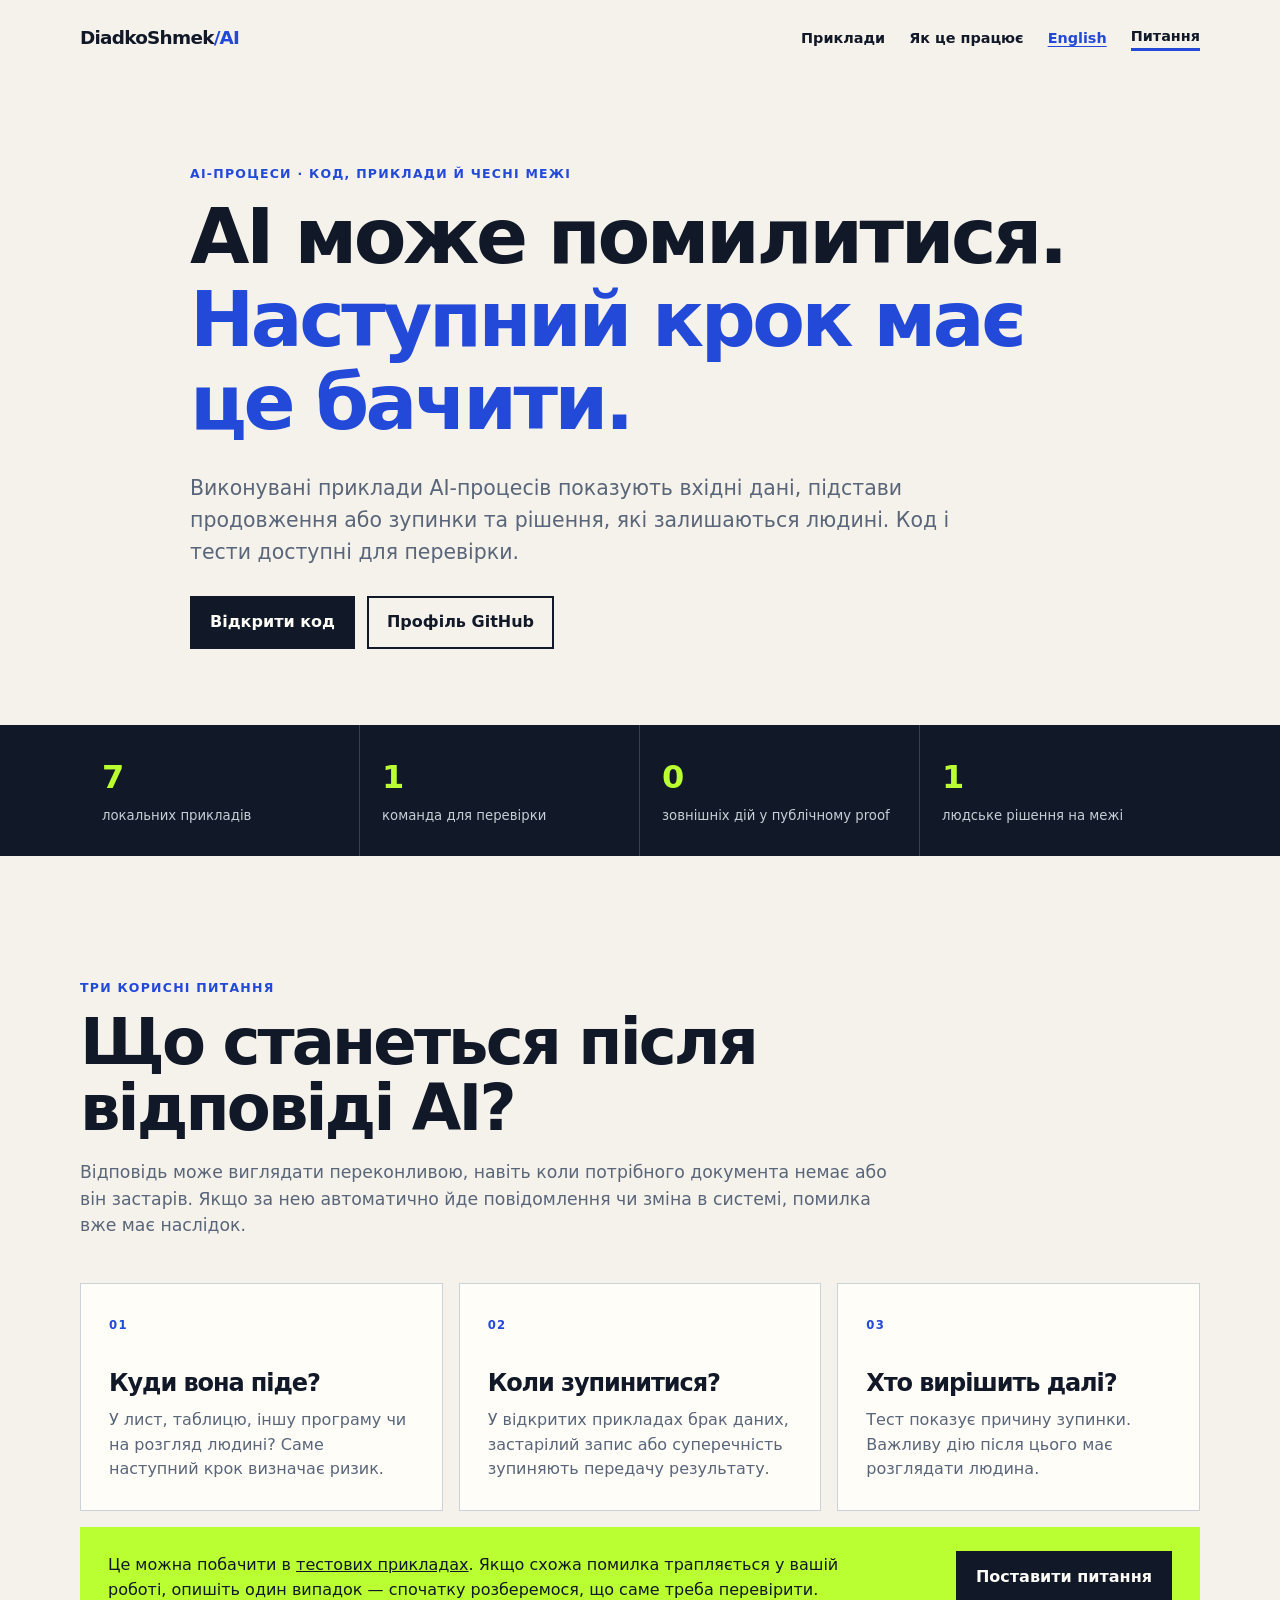
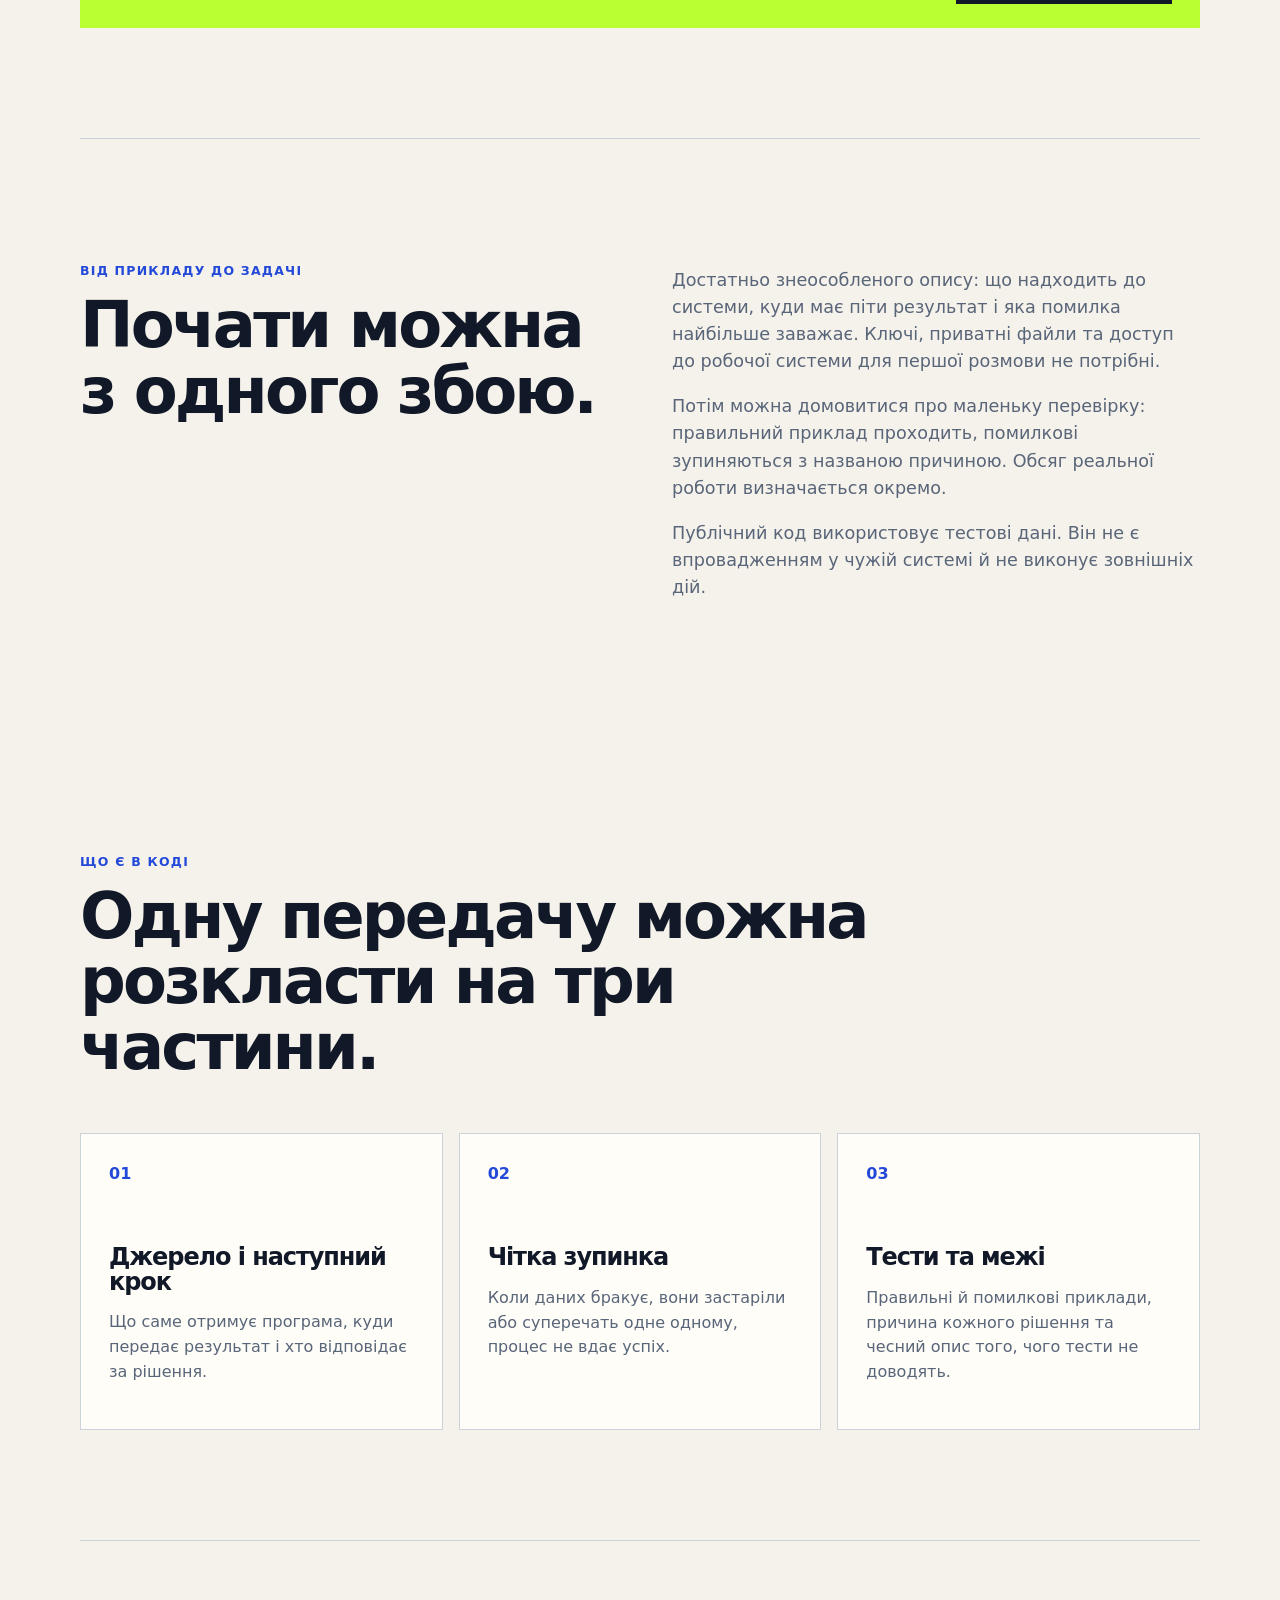
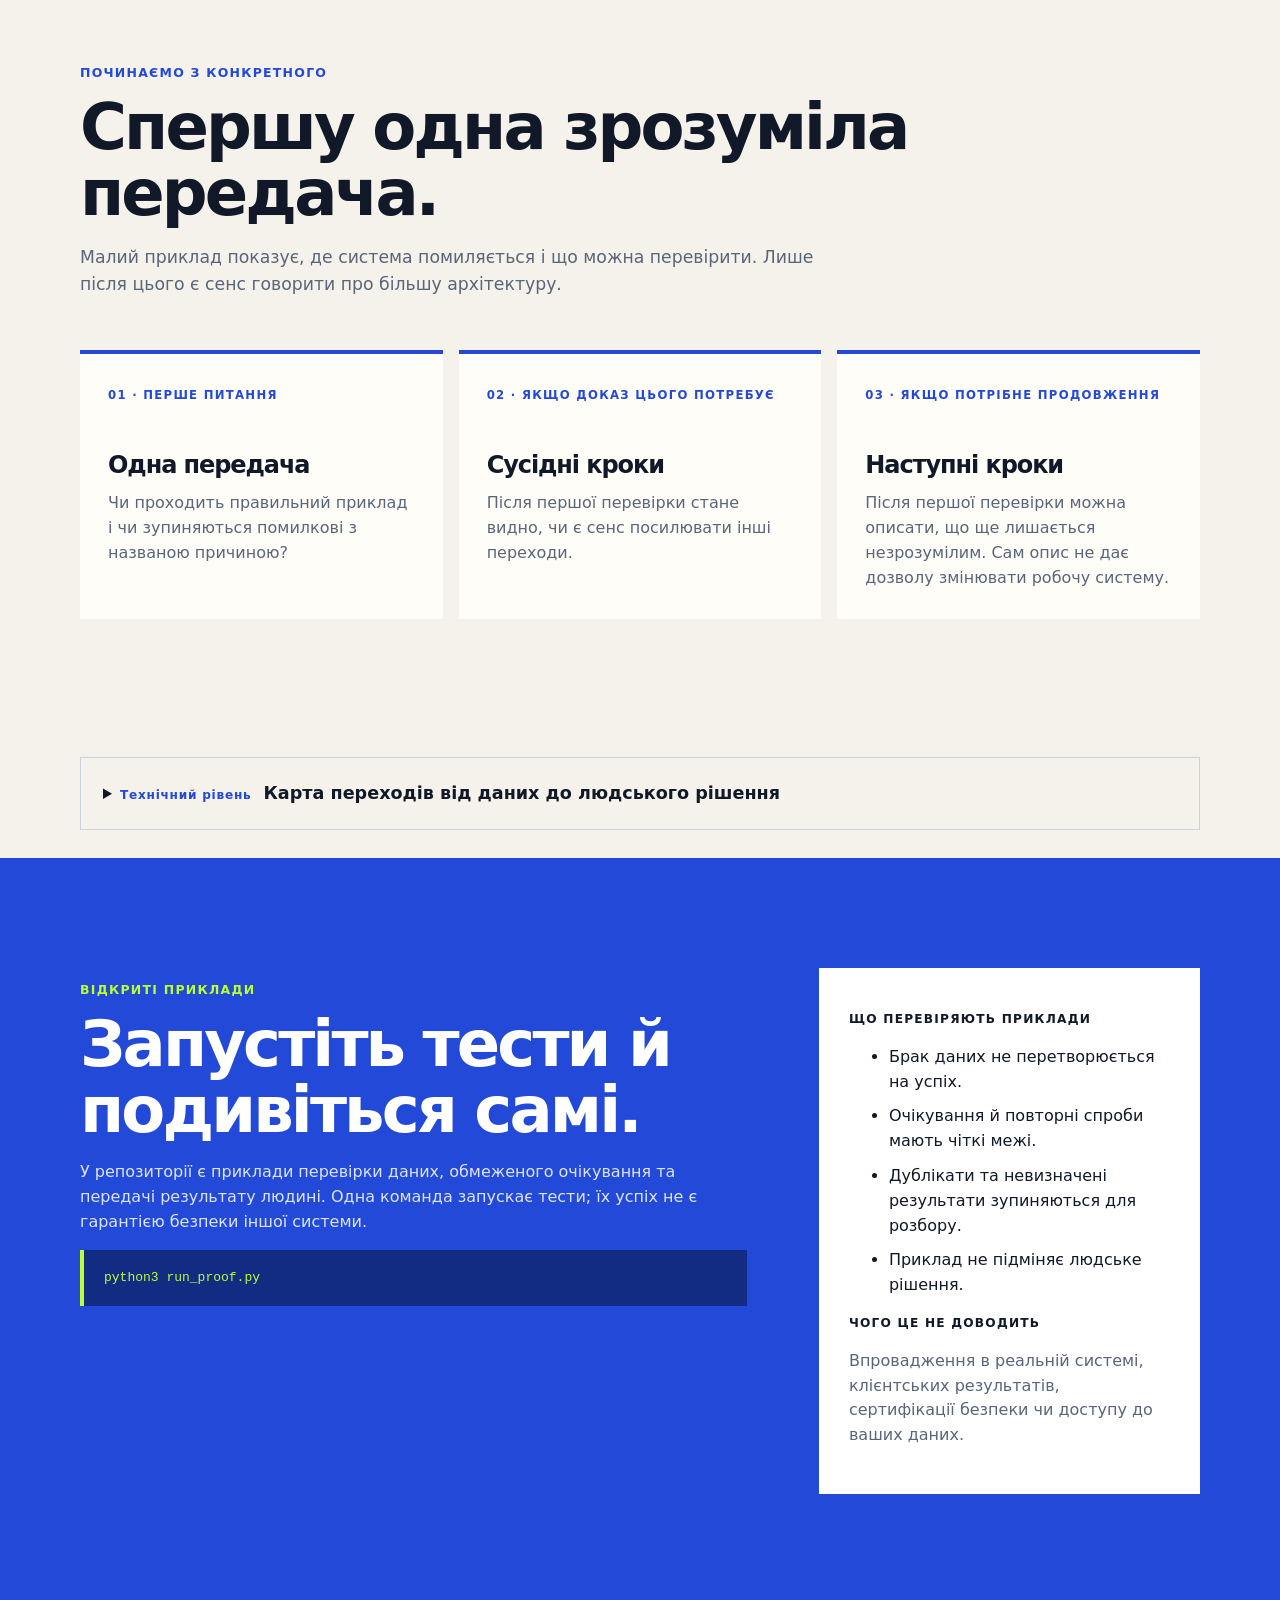
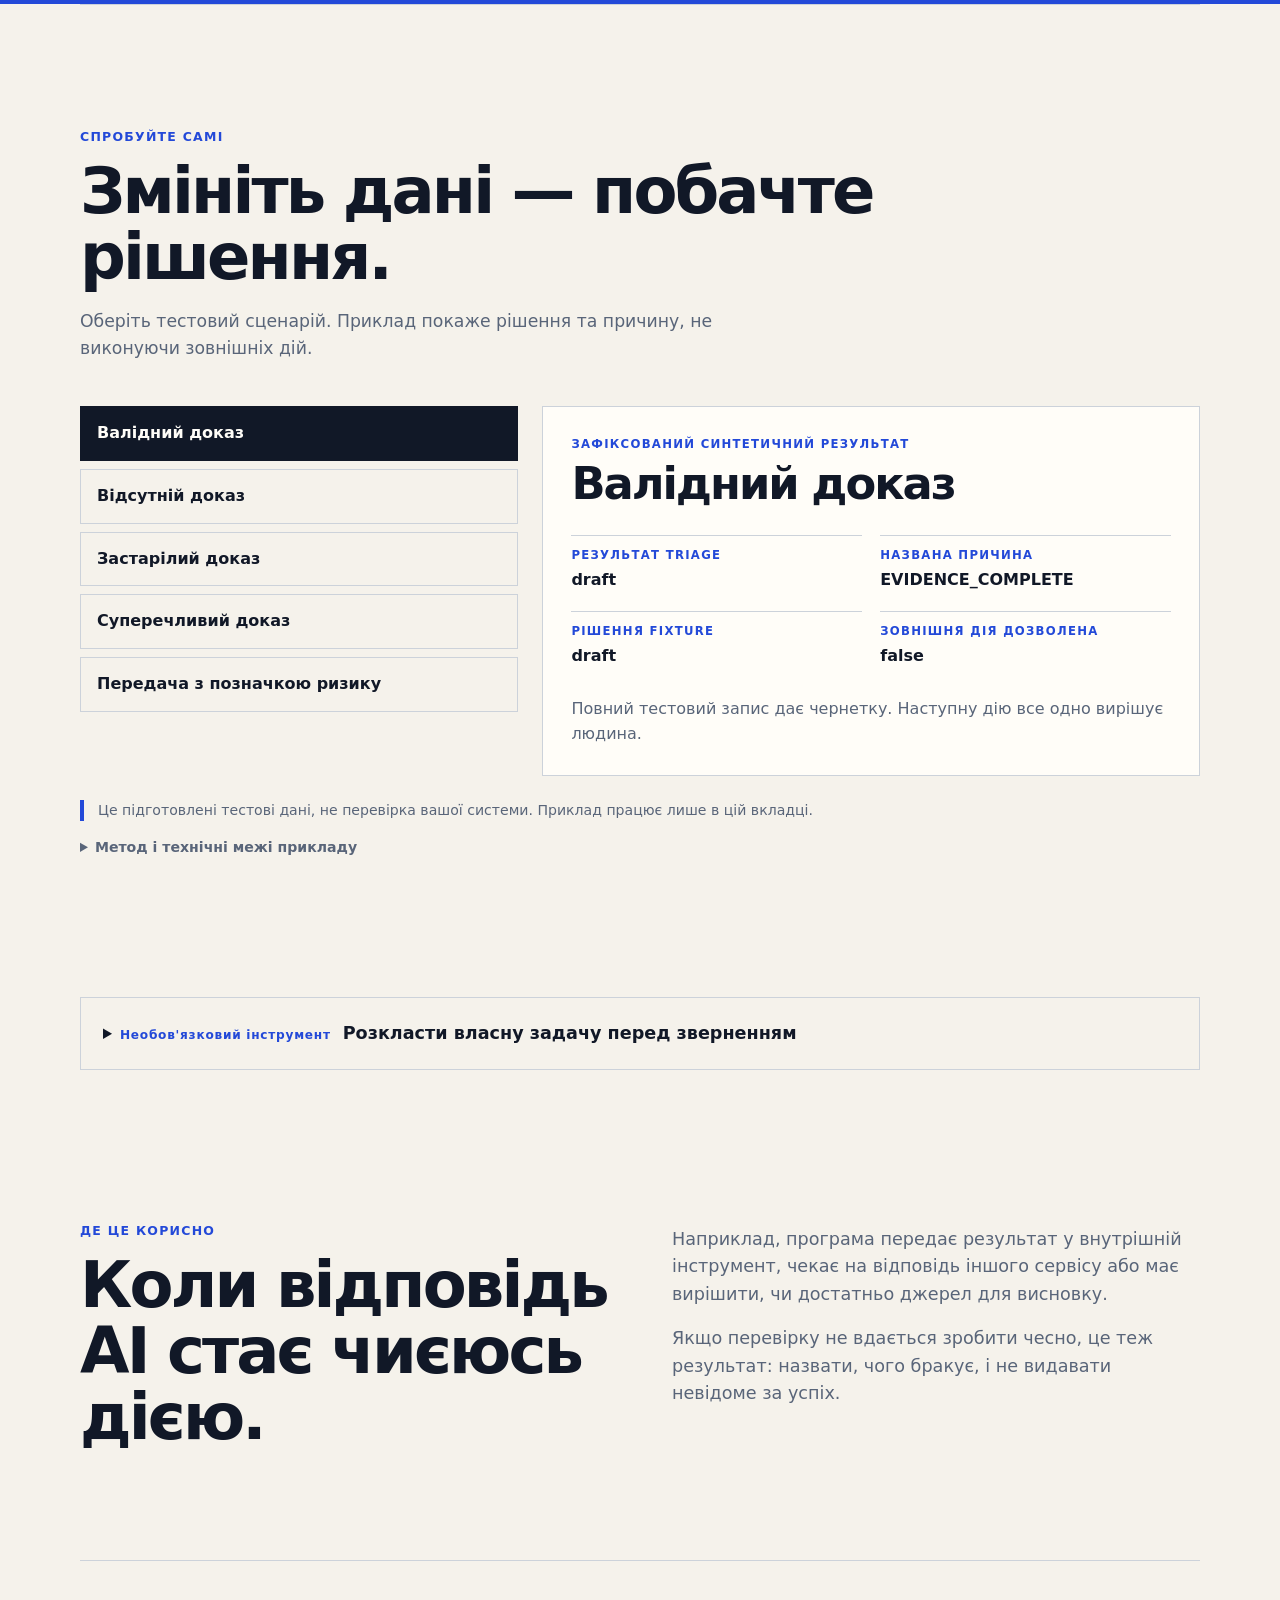
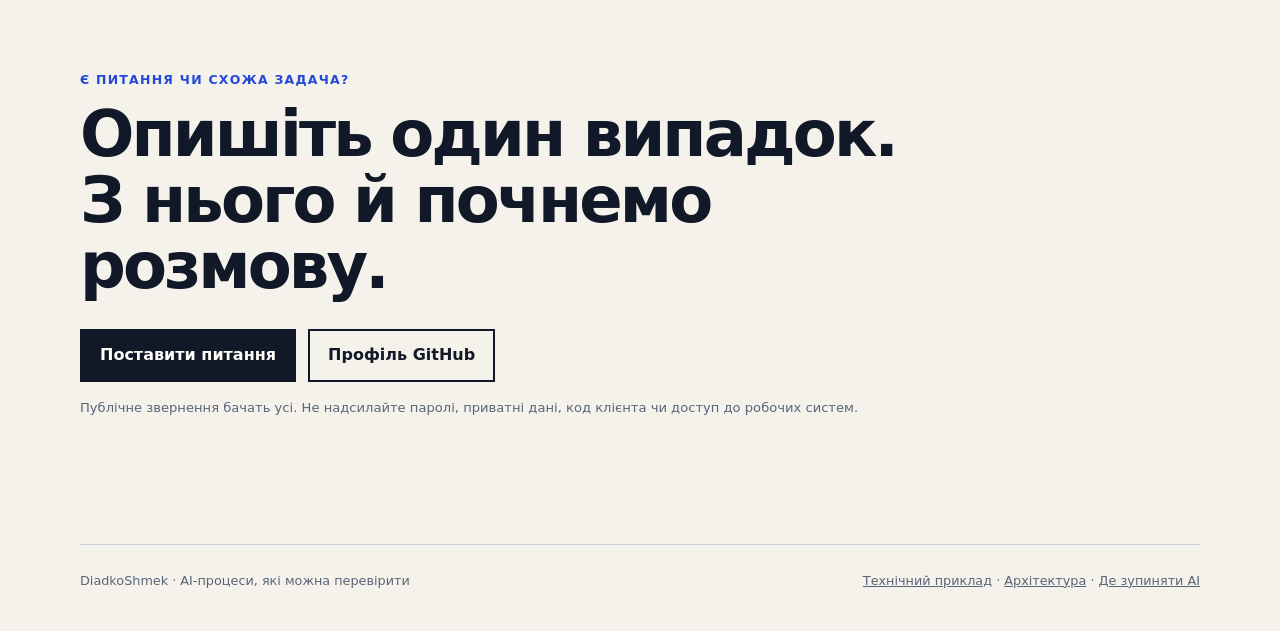
<file: docs/index.html>
<!doctype html>
<html lang="uk">
<head>
  <meta charset="utf-8">
  <meta name="viewport" content="width=device-width, initial-scale=1">
  <meta name="description" content="Відкриті приклади AI-процесів, які зупиняються на неповних даних і залишають важливе рішення людині.">
  <title>AI-процеси, які можна перевірити — DiadkoShmek</title>
  <link rel="canonical" href="https://diadkoshmek.github.io/evidence-gated-agent-workflows/">
  <link rel="alternate" hreflang="uk" href="https://diadkoshmek.github.io/evidence-gated-agent-workflows/">
  <link rel="alternate" hreflang="en" href="https://diadkoshmek.github.io/evidence-gated-agent-workflows/en.html">
  <link rel="alternate" hreflang="x-default" href="https://diadkoshmek.github.io/evidence-gated-agent-workflows/en.html">
  <meta property="og:type" content="website">
  <meta property="og:site_name" content="DiadkoShmek · нотатки про AI-процеси">
  <meta property="og:title" content="AI-процеси, які можна перевірити — DiadkoShmek">
  <meta property="og:description" content="Відкриті приклади AI-процесів, які зупиняються на неповних даних і залишають важливе рішення людині.">
  <meta property="og:url" content="https://diadkoshmek.github.io/evidence-gated-agent-workflows/">
  <meta name="twitter:card" content="summary">
  <meta name="twitter:title" content="AI-процеси, які можна перевірити — DiadkoShmek">
  <meta name="twitter:description" content="Відкриті приклади AI-процесів, які зупиняються на неповних даних і залишають важливе рішення людині.">
  <script type="application/ld+json">{"@context":"https://schema.org","@type":"WebPage","name":"AI-процеси, які можна перевірити","description":"Відкриті приклади AI-процесів, які зупиняються на неповних даних і залишають важливе рішення людині.","url":"https://diadkoshmek.github.io/evidence-gated-agent-workflows/","inLanguage":"uk","author":{"@type":"Person","name":"DiadkoShmek"}}</script>
  <link rel="stylesheet" href="styles.css">
  <script src="proof-experience.js" defer></script>
  <script src="intake-experience.js" defer></script>
  <script src="operating-core-experience.js" defer></script>
</head>
<body>
  <header class="nav shell">
    <a class="mark" href="#top" aria-label="На початок">DiadkoShmek<span>/AI</span></a>
    <nav aria-label="Основна навігація">
      <a href="#proof">Приклади</a>
      <a href="architecture.html">Як це працює</a>
      <a class="language-link" href="en.html" lang="en">English</a>
      <a class="nav-cta" href="https://github.com/DiadkoShmek/evidence-gated-agent-workflows/issues/new?template=client-inquiry.yml">Питання</a>
    </nav>
  </header>

  <main id="top">
    <section class="hero shell">
      <p class="eyebrow">AI-процеси · код, приклади й чесні межі</p>
      <h1>AI може помилитися.<br><em>Наступний крок має це бачити.</em></h1>
      <p class="lede">Виконувані приклади AI-процесів показують вхідні дані, підстави продовження або зупинки та рішення, які залишаються людині. Код і тести доступні для перевірки.</p>
      <div class="actions">
        <a class="button primary" href="https://github.com/DiadkoShmek/evidence-gated-agent-workflows">Відкрити код</a>
        <a class="button secondary" href="https://github.com/DiadkoShmek">Профіль GitHub</a>
      </div>
    </section>

    <section class="signal">
      <div class="shell signal-grid">
        <div><strong>7</strong><span>локальних прикладів</span></div>
        <div><strong>1</strong><span>команда для перевірки</span></div>
        <div><strong>0</strong><span>зовнішніх дій у публічному proof</span></div>
        <div><strong>1</strong><span>людське рішення на межі</span></div>
      </div>
    </section>

    <section class="section shell decision-section" aria-labelledby="decision-title">
      <div class="decision-heading">
        <p class="eyebrow">Три корисні питання</p>
        <h2 id="decision-title">Що станеться після відповіді AI?</h2>
        <p>Відповідь може виглядати переконливою, навіть коли потрібного документа немає або він застарів. Якщо за нею автоматично йде повідомлення чи зміна в системі, помилка вже має наслідок.</p>
      </div>
      <div class="decision-grid">
        <article><span>01</span><h3>Куди вона піде?</h3><p>У лист, таблицю, іншу програму чи на розгляд людині? Саме наступний крок визначає ризик.</p></article>
        <article><span>02</span><h3>Коли зупинитися?</h3><p>У відкритих прикладах брак даних, застарілий запис або суперечність зупиняють передачу результату.</p></article>
        <article><span>03</span><h3>Хто вирішить далі?</h3><p>Тест показує причину зупинки. Важливу дію після цього має розглядати людина.</p></article>
      </div>
      <div class="decision-offer">
        <p>Це можна побачити в <a href="#proof">тестових прикладах</a>. Якщо схожа помилка трапляється у вашій роботі, опишіть один випадок — спочатку розберемося, що саме треба перевірити.</p>
        <a class="button primary" href="https://github.com/DiadkoShmek/evidence-gated-agent-workflows/issues/new?template=client-inquiry.yml">Поставити питання</a>
      </div>
    </section>

    <section class="section shell fit">
      <div><p class="eyebrow">Від прикладу до задачі</p><h2>Почати можна з одного збою.</h2></div>
      <div class="fit-copy">
        <p>Достатньо знеособленого опису: що надходить до системи, куди має піти результат і яка помилка найбільше заважає. Ключі, приватні файли та доступ до робочої системи для першої розмови не потрібні.</p>
        <p>Потім можна домовитися про маленьку перевірку: правильний приклад проходить, помилкові зупиняються з названою причиною. Обсяг реальної роботи визначається окремо.</p>
        <p>Публічний код використовує тестові дані. Він не є впровадженням у чужій системі й не виконує зовнішніх дій.</p>
      </div>
    </section>

    <section id="deliverables" class="section shell">
      <p class="eyebrow">Що є в коді</p><h2>Одну передачу можна розкласти на три частини.</h2>
      <div class="cards">
        <article><span>01</span><h3>Джерело і наступний крок</h3><p>Що саме отримує програма, куди передає результат і хто відповідає за рішення.</p></article>
        <article><span>02</span><h3>Чітка зупинка</h3><p>Коли даних бракує, вони застаріли або суперечать одне одному, процес не вдає успіх.</p></article>
        <article><span>03</span><h3>Тести та межі</h3><p>Правильні й помилкові приклади, причина кожного рішення та чесний опис того, чого тести не доводять.</p></article>
      </div>
    </section>

    <section class="section shell progression" aria-labelledby="progression-title">
      <div class="progression-heading"><p class="eyebrow">Починаємо з конкретного</p><h2 id="progression-title">Спершу одна зрозуміла передача.</h2><p>Малий приклад показує, де система помиляється і що можна перевірити. Лише після цього є сенс говорити про більшу архітектуру.</p></div>
      <ol class="progression-steps">
        <li><span>01 · перше питання</span><h3>Одна передача</h3><p>Чи проходить правильний приклад і чи зупиняються помилкові з названою причиною?</p></li>
        <li><span>02 · якщо доказ цього потребує</span><h3>Сусідні кроки</h3><p>Після першої перевірки стане видно, чи є сенс посилювати інші переходи.</p></li>
        <li><span>03 · якщо потрібне продовження</span><h3>Наступні кроки</h3><p>Після першої перевірки можна описати, що ще лишається незрозумілим. Сам опис не дає дозволу змінювати робочу систему.</p></li>
      </ol>
    </section>

    <details class="advanced-disclosure shell" data-reading-level="technical-map">
      <summary><span>Технічний рівень</span><strong>Карта переходів від даних до людського рішення</strong></summary>
    <section id="operating-core" class="section core-section" aria-labelledby="core-title">
      <div class="core-heading"><p class="eyebrow">Operating Core Map</p><h2 id="core-title">Подивіться, де рішення переходить до людини.</h2><p>Ця інтерактивна карта веде один приклад від входу до перевірки даних, обмеженої роботи й людського розгляду. Вона допомагає побачити ідею, але не є системою клієнта.</p></div>
      <div class="core-layout">
        <div class="core-controls" role="group" aria-label="Етапи operating core"><button class="core-control is-selected" type="button" data-core-stage="system-boundary" aria-pressed="true">01 · Межа системи</button><button class="core-control" type="button" data-core-stage="evidence-decision" aria-pressed="false">02 · Evidence decision</button><button class="core-control" type="button" data-core-stage="bounded-lifecycle" aria-pressed="false">03 · Bounded lifecycle</button><button class="core-control" type="button" data-core-stage="human-authority" aria-pressed="false">04 · Людська влада</button><button class="core-control" type="button" data-core-stage="receipt-handoff" aria-pressed="false">05 · Receipt / handoff</button></div>
        <article class="core-card" aria-live="polite" aria-atomic="true"><p class="trace-kicker">Зафіксована control-surface карта</p><h3 data-core-title>Межа системи</h3><dl class="core-details"><div><dt>Етап</dt><dd data-core-stage-id>system-boundary</dd></div><div><dt>Public reference</dt><dd data-core-reference>Typed source-to-target boundary</dd></div><div><dt>Для реального процесу</dt><dd data-core-buyer>Названі source, target, owner та schema</dd></div><div><dt>Не claimed</dt><dd data-core-limit>Немає доступу до client system чи production.</dd></div><div><dt>Authority</dt><dd data-core-authority>none</dd></div><div><dt>External action authorized</dt><dd data-core-external>false</dd></div><div><dt>Production</dt><dd data-core-production>false</dd></div><div><dt>Provider observed</dt><dd data-core-provider>false</dd></div></dl></article>
      </div>
      <p class="core-boundary">Browser-local інспекція зафіксованої карти, не runtime system, evidence, contract, deployment, provider observation чи permission. Вона не має network, storage, telemetry, clipboard, navigation, prefill або submit APIs.</p>
    </section>
    </details>

    <section id="proof" class="section proof-section">
      <div class="shell proof-grid">
        <div><p class="eyebrow">Відкриті приклади</p><h2>Запустіть тести й подивіться самі.</h2><p>У репозиторії є приклади перевірки даних, обмеженого очікування та передачі результату людині. Одна команда запускає тести; їх успіх не є гарантією безпеки іншої системи.</p><pre><code>python3 run_proof.py</code></pre></div>
        <aside><p class="aside-label">Що перевіряють приклади</p><ul><li>Брак даних не перетворюється на успіх.</li><li>Очікування й повторні спроби мають чіткі межі.</li><li>Дублікати та невизначені результати зупиняються для розбору.</li><li>Приклад не підміняє людське рішення.</li></ul><p class="aside-label">Чого це не доводить</p><p>Впровадження в реальній системі, клієнтських результатів, сертифікації безпеки чи доступу до ваших даних.</p></aside>
      </div>
    </section>

    <section id="failure-traces" class="section shell trace-section" aria-labelledby="trace-title" data-signature-moment="evidence-switch">
      <div class="trace-heading"><p class="eyebrow">Спробуйте самі</p><h2 id="trace-title">Змініть дані — побачте рішення.</h2><p>Оберіть тестовий сценарій. Приклад покаже рішення та причину, не виконуючи зовнішніх дій.</p></div>
      <div class="trace-layout">
        <div class="trace-controls" role="group" aria-label="Синтетичні сценарії failure trace">
          <button class="trace-control is-selected" type="button" data-trace-scenario="clean" aria-pressed="true">Валідний доказ</button>
          <button class="trace-control" type="button" data-trace-scenario="missing" aria-pressed="false">Відсутній доказ</button>
          <button class="trace-control" type="button" data-trace-scenario="stale" aria-pressed="false">Застарілий доказ</button>
          <button class="trace-control" type="button" data-trace-scenario="conflict" aria-pressed="false">Суперечливий доказ</button>
          <button class="trace-control" type="button" data-trace-scenario="risk" aria-pressed="false">Передача з позначкою ризику</button>
        </div>
        <article class="trace-card" aria-live="polite" aria-atomic="true"><p class="trace-kicker">Зафіксований синтетичний результат</p><h3 data-trace-title>Валідний доказ</h3><dl class="trace-details"><div><dt>Результат triage</dt><dd data-trace-outcome>draft</dd></div><div><dt>Названа причина</dt><dd data-trace-reason>EVIDENCE_COMPLETE</dd></div><div><dt>Рішення fixture</dt><dd data-trace-decision>draft</dd></div><div><dt>Зовнішня дія дозволена</dt><dd data-trace-authorized>false</dd></div></dl><p class="trace-explanation" data-trace-explanation>Повний синтетичний доказ може дати draft; будь-яку наступну дію все одно вирішує людина.</p></article>
      </div>
      <p class="trace-boundary">Це підготовлені тестові дані, не перевірка вашої системи. Приклад працює лише в цій вкладці.</p>
      <details class="trace-method"><summary>Метод і технічні межі прикладу</summary><p class="trace-boundary">Ілюстративне browser-local відтворення окремих зафіксованих <code>evidence-gate</code> fixtures. Поточний source explorer не має network, storage або telemetry APIs. Це не Python equivalence, EGOH parity, production safety, certification, client validity чи external authorization.</p></details>
    </section>

    <details class="advanced-disclosure shell" data-reading-level="planning-tool">
      <summary><span>Необов'язковий інструмент</span><strong>Розкласти власну задачу перед зверненням</strong></summary>
    <section id="intake" class="section intake-section" aria-labelledby="intake-title">
      <div class="intake-heading"><p class="eyebrow">Локальний acceptance packet</p><h2 id="intake-title">Складіть вузький review-only draft перед public inquiry.</h2><p>Оберіть лише контрольовані значення. Builder створює browser-local planning draft, а не evidence, contract, award, payment чи дозвіл на зовнішню дію.</p></div>
      <div class="intake-layout">
        <div class="intake-choices" aria-label="Параметри acceptance packet">
          <fieldset><legend>1 · Тип передачі</legend><div class="choice-grid"><button class="intake-choice" type="button" data-intake-field="workflow" data-intake-value="agent-result-to-internal-tool" aria-pressed="false">Agent result → internal tool</button><button class="intake-choice" type="button" data-intake-field="workflow" data-intake-value="model-artifact-to-runtime" aria-pressed="false">Model artifact → runtime</button><button class="intake-choice" type="button" data-intake-field="workflow" data-intake-value="async-job-status" aria-pressed="false">Async job status</button><button class="intake-choice" type="button" data-intake-field="workflow" data-intake-value="data-receipt" aria-pressed="false">Data receipt</button></div></fieldset>
          <fieldset><legend>2 · Buyer-declared source category</legend><div class="choice-grid"><button class="intake-choice" type="button" data-intake-field="source" data-intake-value="buyer-declared-sanitized-sample-artifact" aria-pressed="false">Buyer-declared sanitized sample artifact</button><button class="intake-choice" type="button" data-intake-field="source" data-intake-value="source-interface-description-only" aria-pressed="false">Source interface description only</button></div></fieldset>
          <fieldset><legend>3 · Вузький target</legend><div class="choice-grid"><button class="intake-choice" type="button" data-intake-field="target" data-intake-value="one-internal-review-boundary" aria-pressed="false">One internal review boundary</button><button class="intake-choice" type="button" data-intake-field="target" data-intake-value="one-bounded-runtime-adapter" aria-pressed="false">One bounded runtime adapter</button></div></fieldset>
          <fieldset><legend>4 · Decision owner role</legend><div class="choice-grid"><button class="intake-choice" type="button" data-intake-field="decision_owner_role" data-intake-value="human-review-owner-to-be-named" aria-pressed="false">Human review owner — name during review</button><button class="intake-choice" type="button" data-intake-field="decision_owner_role" data-intake-value="team-operator-to-be-named" aria-pressed="false">Team operator — name during review</button></div></fieldset>
          <fieldset><legend>5 · Costly failure, який має fail closed</legend><div class="choice-grid"><button class="intake-choice" type="button" data-intake-field="costly_failure" data-intake-value="missing-evidence" aria-pressed="false">Missing evidence</button><button class="intake-choice" type="button" data-intake-field="costly_failure" data-intake-value="stale-evidence" aria-pressed="false">Stale evidence</button><button class="intake-choice" type="button" data-intake-field="costly_failure" data-intake-value="malformed-artifact" aria-pressed="false">Malformed artifact</button><button class="intake-choice" type="button" data-intake-field="costly_failure" data-intake-value="contradictory-evidence" aria-pressed="false">Contradictory evidence</button></div></fieldset>
          <fieldset><legend>6 · Що покаже результат?</legend><div class="choice-grid"><button class="intake-choice" type="button" data-intake-field="five_day_evidence" data-intake-value="valid-fixture-plus-hostile-fail-closed" aria-pressed="false">Правильний приклад проходить, помилкові зупиняються</button><button class="intake-choice" type="button" data-intake-field="five_day_evidence" data-intake-value="bounded-polling-terminal-state" aria-pressed="false">Очікування має чітку межу й завершення</button><button class="intake-choice" type="button" data-intake-field="five_day_evidence" data-intake-value="decision-trace-known-limits" aria-pressed="false">Видно причину рішення та його межі</button></div></fieldset>
          <fieldset><legend>7 · Test environment</legend><div class="choice-grid"><button class="intake-choice" type="button" data-intake-field="test_environment" data-intake-value="sanitized-example-only" aria-pressed="false">Sanitized example only</button><button class="intake-choice" type="button" data-intake-field="test_environment" data-intake-value="sanitized-test-environment" aria-pressed="false">Sanitized test environment</button><button class="intake-choice" type="button" data-intake-field="test_environment" data-intake-value="discovery-before-artifact" aria-pressed="false">Discovery before any artifact</button></div></fieldset>
          <fieldset><legend>8 · Межа людської дії</legend><div class="choice-grid"><button class="intake-choice" type="button" data-intake-field="human_action_boundary" data-intake-value="human-approval-required-before-any-next-action" aria-pressed="false">Human approval required before any next action</button><button class="intake-choice" type="button" data-intake-field="human_action_boundary" data-intake-value="manual-review-only" aria-pressed="false">Manual review only</button></div></fieldset>
          <fieldset><legend>9 · Public boundary declaration</legend><div class="choice-grid"><button class="intake-choice" type="button" data-intake-field="boundary_declaration" data-intake-value="buyer-declares-public-summary-only" aria-pressed="false">Buyer declares public summary only; full exclusions stay invariant</button></div></fieldset>
        </div>
        <article class="intake-card" aria-live="polite" aria-atomic="true"><p class="trace-kicker">Ваш browser-local output</p><h3>Review-only planning draft</h3><pre class="intake-packet" data-intake-packet>{
  "schema": "external-buyer-acceptance-packet-v1",
  "workflow": null,
  "source": null,
  "target": null,
  "decision_owner_role": null,
  "decision_owner_status": "must-be-named-during-human-review",
  "costly_failure": null,
  "measurable_five_day_evidence": null,
  "test_environment": null,
  "human_action_boundary": null,
  "boundary_declaration": null,
  "exclusions": "production-credentials-private-data-payment-account-changes-excluded",
  "output_status": "UNSENT · no buyer selections · local to this tab · not validated",
  "scope": "review-only",
  "draft_class": "unpopulated-planning-template",
  "completion_status": "incomplete",
  "authority": "none",
  "evidence": false,
  "contract": false,
  "award": false,
  "payment": false,
  "external_action": false,
  "external_action_authorized": false,
  "production": false,
  "production_activation": "excluded",
  "automatic_submit": false,
  "manual_route": "existing-github-issue-form"
}</pre><div class="issue-form-bridge" aria-label="Міст до public Issue Form"><p class="trace-kicker">Міст до canonical Issue Form</p><h4>Спершу локальна перевірка, потім ручний public summary.</h4><pre data-issue-form-bridge>{
  "state": "held-incomplete-local-draft",
  "authority": "none",
  "external_action_authorized": false
}</pre></div><button class="button reset" type="button" data-intake-reset>Повернути перший packet</button><p>Коли всі controlled values обрані, bridge покаже engineering scaffold і buyer-declared acquisition-source choice canonical Issue Form. Перечитайте кожен public summary вручну: він не вводиться, не копіюється й не подається цією сторінкою. Потім вручну відкрийте існуючу англомовну public GitHub Issue Form. Public form не може перевірити відсутність private data.</p><a class="button secondary" href="https://github.com/DiadkoShmek/evidence-gated-agent-workflows/issues/new?template=client-inquiry.yml">Вручну відкрити існуючу англомовну public GitHub Issue Form</a></article>
      </div>
      <p class="intake-boundary">Не вводьте тут і не додавайте до public issue secrets, credentials, private code, customer/personal data, private URLs або production access details. Поточний builder має контрольовані поля, не має network, storage, telemetry чи automatic-submit APIs.</p>
    </section>
    </details>

    <section class="section shell fit"><div><p class="eyebrow">Де це корисно</p><h2>Коли відповідь AI стає чиєюсь дією.</h2></div><div class="fit-copy"><p>Наприклад, програма передає результат у внутрішній інструмент, чекає на відповідь іншого сервісу або має вирішити, чи достатньо джерел для висновку.</p><p>Якщо перевірку не вдається зробити чесно, це теж результат: назвати, чого бракує, і не видавати невідоме за успіх.</p></div></section>
    <section class="closing shell"><p class="eyebrow">Є питання чи схожа задача?</p><h2>Опишіть один випадок. З нього й почнемо розмову.</h2><div class="actions"><a class="button primary" href="https://github.com/DiadkoShmek/evidence-gated-agent-workflows/issues/new?template=client-inquiry.yml">Поставити питання</a><a class="button secondary" href="https://github.com/DiadkoShmek">Профіль GitHub</a></div><p class="micro">Публічне звернення бачать усі. Не надсилайте паролі, приватні дані, код клієнта чи доступ до робочих систем.</p></section>
  </main>
  <footer class="shell"><span>DiadkoShmek · AI-процеси, які можна перевірити</span><span><a href="case-study.html">Технічний приклад</a> · <a href="architecture.html">Архітектура</a> · <a href="ai-systems-sprint.html">Де зупиняти AI</a></span></footer>
</body>
</html>
</file>
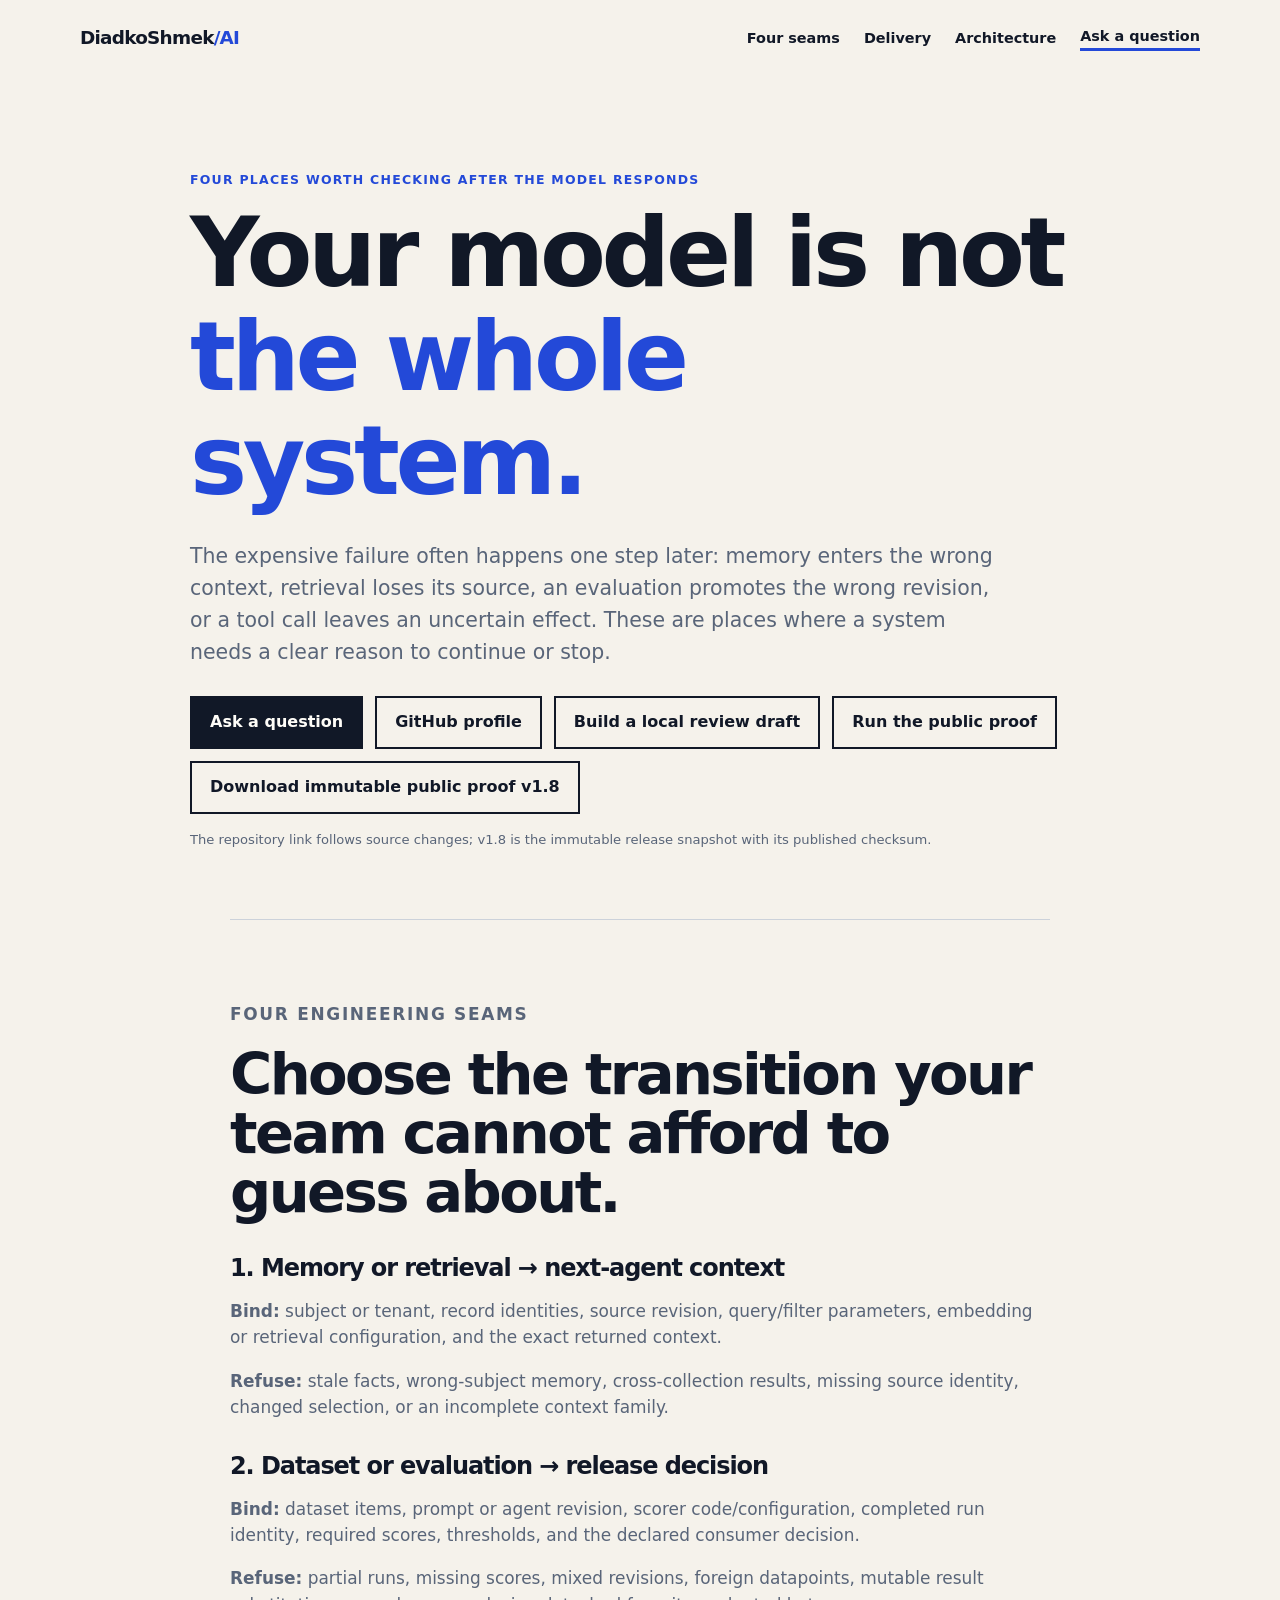
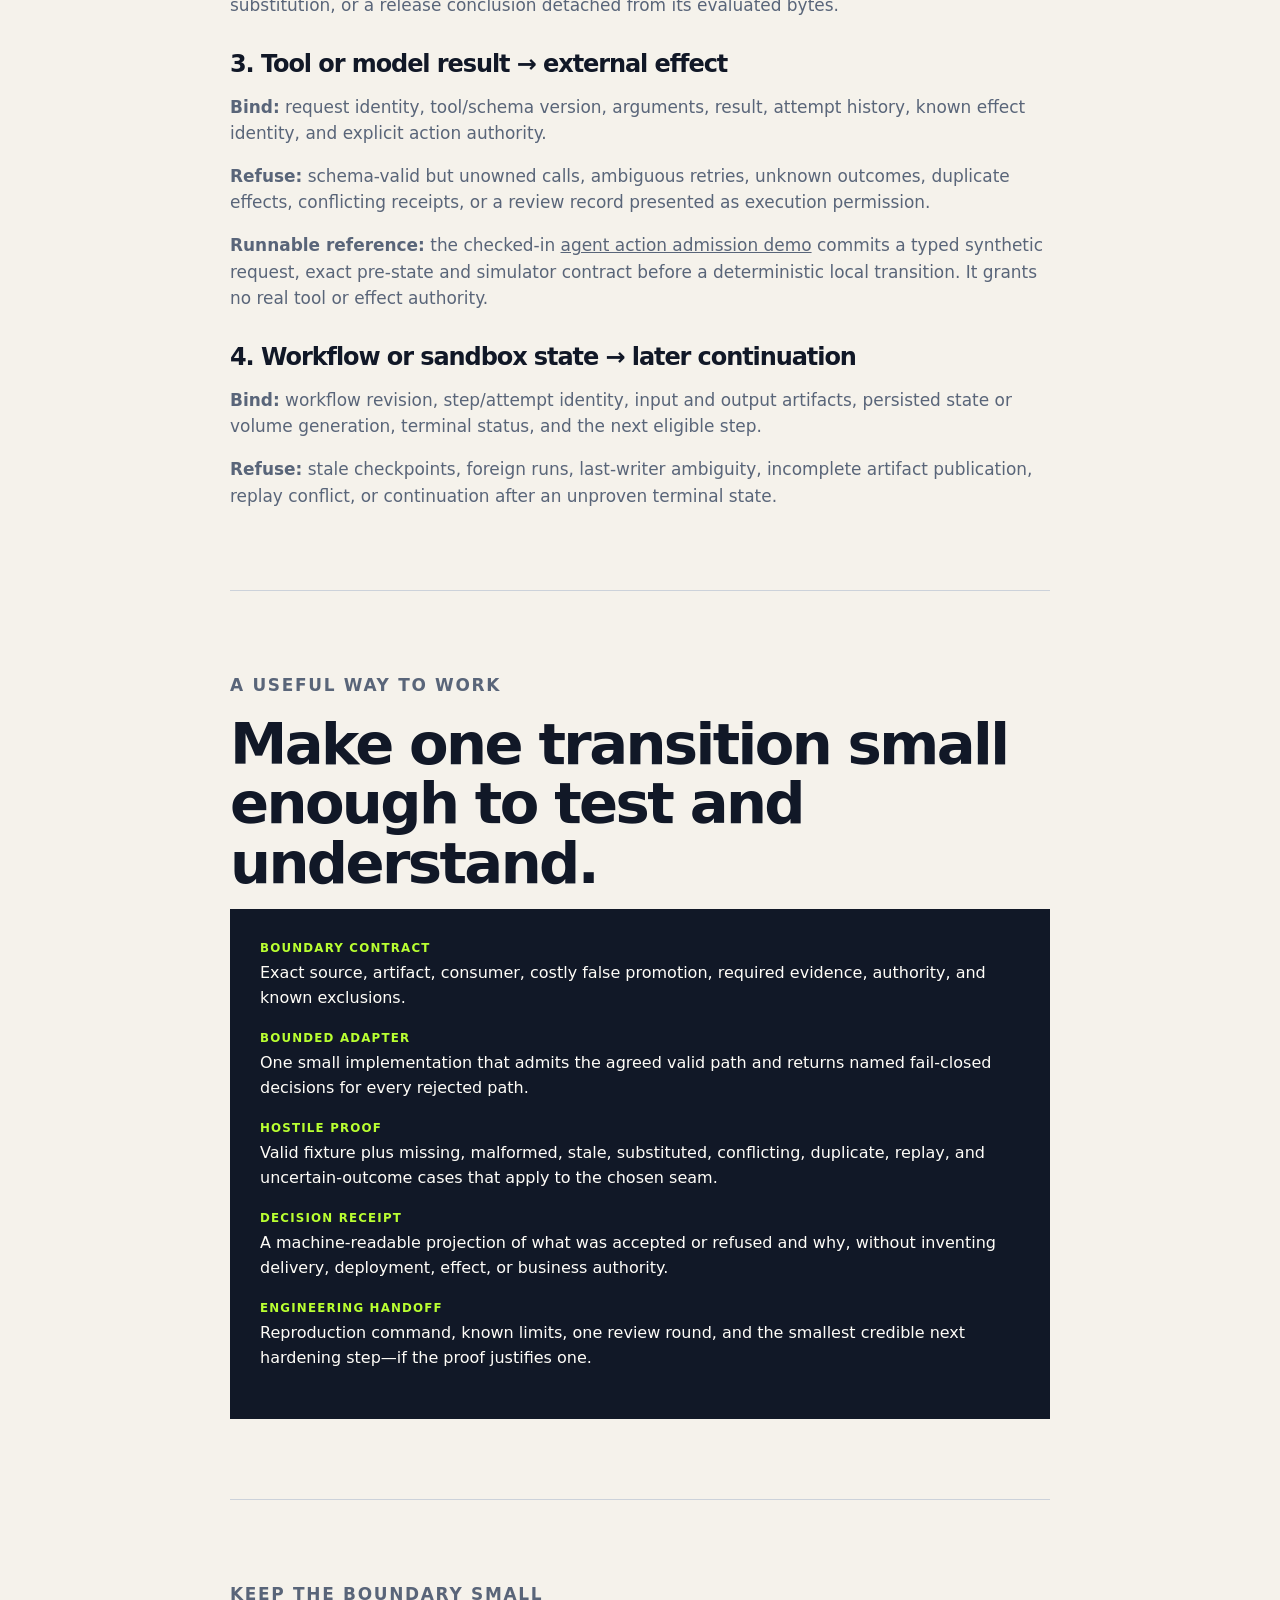
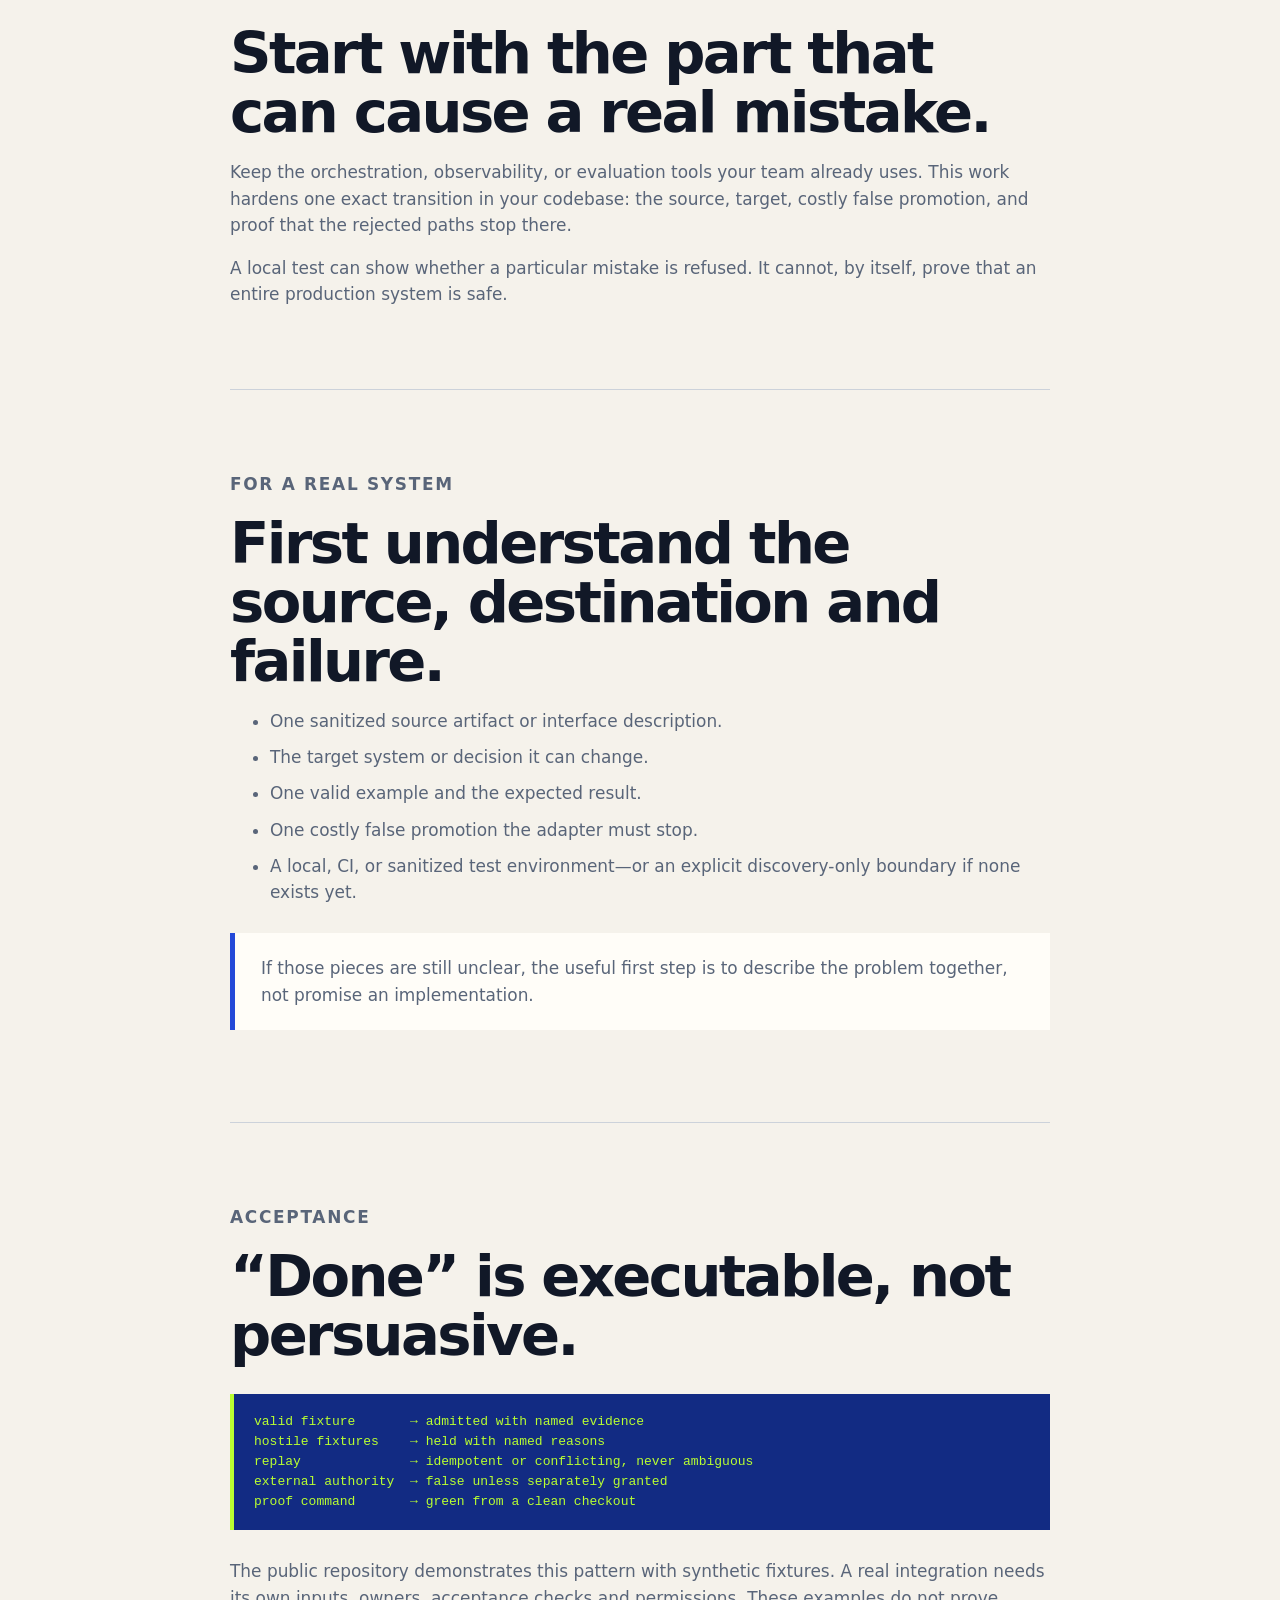
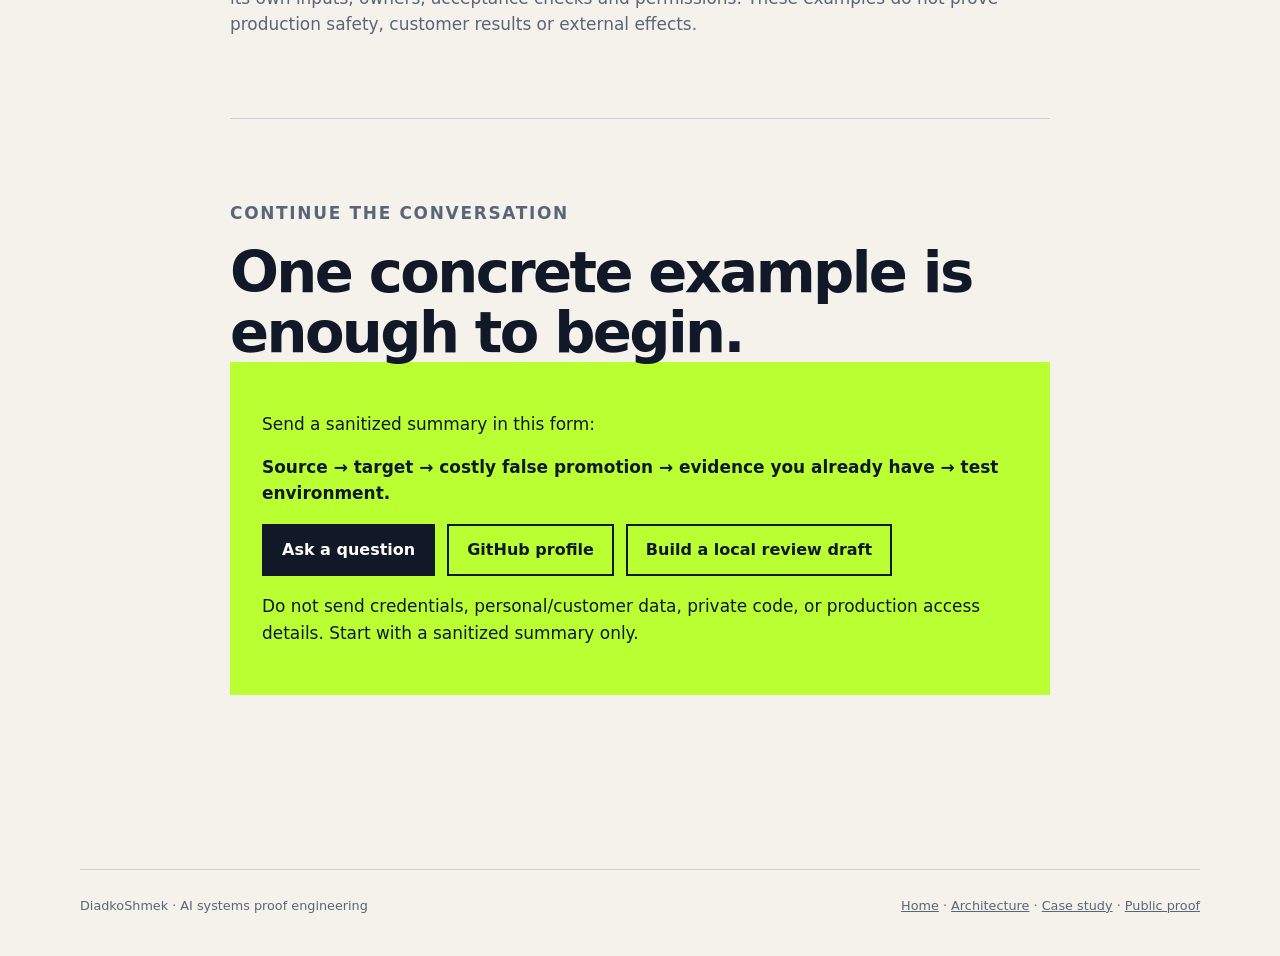
<file: docs/ai-systems-sprint.html>
<!doctype html>
<html lang="en">
<head>
  <meta charset="utf-8">
  <meta name="viewport" content="width=device-width, initial-scale=1">
  <meta name="description" content="Four places where an AI workflow can go wrong after the model responds, with concrete refusal paths and a runnable public reference.">
  <title>Where AI workflows need a clear stop — DiadkoShmek</title>
  <link rel="canonical" href="https://diadkoshmek.github.io/evidence-gated-agent-workflows/ai-systems-sprint.html">
  <meta property="og:type" content="website">
  <meta property="og:site_name" content="DiadkoShmek · AI workflow notes">
  <meta property="og:title" content="Where AI workflows need a clear stop — DiadkoShmek">
  <meta property="og:description" content="Four places where an AI workflow can go wrong after the model responds, with a runnable public reference.">
  <meta property="og:url" content="https://diadkoshmek.github.io/evidence-gated-agent-workflows/ai-systems-sprint.html">
  <meta name="twitter:card" content="summary">
  <meta name="twitter:title" content="Where AI workflows need a clear stop">
  <meta name="twitter:description" content="Memory, retrieval, evaluation, tool and workflow handoffs that fail closed before promotion.">
  <script type="application/ld+json">{"@context":"https://schema.org","@type":"Article","headline":"Where AI workflows need a clear stop","url":"https://diadkoshmek.github.io/evidence-gated-agent-workflows/ai-systems-sprint.html","inLanguage":"en","author":{"@type":"Person","name":"DiadkoShmek"}}</script>
  <link rel="stylesheet" href="styles.css">
</head>
<body>
  <header class="nav shell">
    <a class="mark" href="en.html" aria-label="Home">DiadkoShmek<span>/AI</span></a>
    <nav aria-label="AI systems navigation">
      <a href="#seams">Four seams</a>
      <a href="#delivery">Delivery</a>
      <a href="architecture.html">Architecture</a>
      <a class="nav-cta" href="https://github.com/DiadkoShmek/evidence-gated-agent-workflows/issues/new?template=client-inquiry.yml">Ask a question</a>
    </nav>
  </header>

  <main>
    <article>
      <header class="article-hero shell">
        <p class="eyebrow">Four places worth checking after the model responds</p>
        <h1>Your model is not<br><em>the whole system.</em></h1>
        <p class="lede">The expensive failure often happens one step later: memory enters the wrong context, retrieval loses its source, an evaluation promotes the wrong revision, or a tool call leaves an uncertain effect. These are places where a system needs a clear reason to continue or stop.</p>
        <div class="actions">
          <a class="button primary" href="https://github.com/DiadkoShmek/evidence-gated-agent-workflows/issues/new?template=client-inquiry.yml">Ask a question</a>
          <a class="button secondary" href="https://github.com/DiadkoShmek">GitHub profile</a>
          <a class="button secondary" href="en.html#intake">Build a local review draft</a>
          <a class="button secondary" href="https://github.com/DiadkoShmek/evidence-gated-agent-workflows">Run the public proof</a>
          <a class="button secondary" href="https://github.com/DiadkoShmek/evidence-gated-agent-workflows/releases/tag/public-proof-v1.8.0">Download immutable public proof v1.8</a>
        </div>
        <p class="micro">The repository link follows source changes; v1.8 is the immutable release snapshot with its published checksum.</p>
      </header>

      <div class="article-shell shell">
        <section id="seams">
          <p class="eyebrow">Four engineering seams</p>
          <h2>Choose the transition your team cannot afford to guess about.</h2>

          <h3>1. Memory or retrieval → next-agent context</h3>
          <p><strong>Bind:</strong> subject or tenant, record identities, source revision, query/filter parameters, embedding or retrieval configuration, and the exact returned context.</p>
          <p><strong>Refuse:</strong> stale facts, wrong-subject memory, cross-collection results, missing source identity, changed selection, or an incomplete context family.</p>

          <h3>2. Dataset or evaluation → release decision</h3>
          <p><strong>Bind:</strong> dataset items, prompt or agent revision, scorer code/configuration, completed run identity, required scores, thresholds, and the declared consumer decision.</p>
          <p><strong>Refuse:</strong> partial runs, missing scores, mixed revisions, foreign datapoints, mutable result substitution, or a release conclusion detached from its evaluated bytes.</p>

          <h3>3. Tool or model result → external effect</h3>
          <p><strong>Bind:</strong> request identity, tool/schema version, arguments, result, attempt history, known effect identity, and explicit action authority.</p>
          <p><strong>Refuse:</strong> schema-valid but unowned calls, ambiguous retries, unknown outcomes, duplicate effects, conflicting receipts, or a review record presented as execution permission.</p>
          <p><strong>Runnable reference:</strong> the checked-in <a href="https://github.com/DiadkoShmek/evidence-gated-agent-workflows/tree/main/agent-action-admission-demo">agent action admission demo</a> commits a typed synthetic request, exact pre-state and simulator contract before a deterministic local transition. It grants no real tool or effect authority.</p>

          <h3>4. Workflow or sandbox state → later continuation</h3>
          <p><strong>Bind:</strong> workflow revision, step/attempt identity, input and output artifacts, persisted state or volume generation, terminal status, and the next eligible step.</p>
          <p><strong>Refuse:</strong> stale checkpoints, foreign runs, last-writer ambiguity, incomplete artifact publication, replay conflict, or continuation after an unproven terminal state.</p>
        </section>

        <section id="delivery">
          <p class="eyebrow">A useful way to work</p>
          <h2>Make one transition small enough to test and understand.</h2>
          <dl class="article-decision">
            <dt>Boundary contract</dt><dd>Exact source, artifact, consumer, costly false promotion, required evidence, authority, and known exclusions.</dd>
            <dt>Bounded adapter</dt><dd>One small implementation that admits the agreed valid path and returns named fail-closed decisions for every rejected path.</dd>
            <dt>Hostile proof</dt><dd>Valid fixture plus missing, malformed, stale, substituted, conflicting, duplicate, replay, and uncertain-outcome cases that apply to the chosen seam.</dd>
            <dt>Decision receipt</dt><dd>A machine-readable projection of what was accepted or refused and why, without inventing delivery, deployment, effect, or business authority.</dd>
            <dt>Engineering handoff</dt><dd>Reproduction command, known limits, one review round, and the smallest credible next hardening step—if the proof justifies one.</dd>
          </dl>
        </section>

        <section>
          <p class="eyebrow">Keep the boundary small</p>
          <h2>Start with the part that can cause a real mistake.</h2>
          <p>Keep the orchestration, observability, or evaluation tools your team already uses. This work hardens one exact transition in your codebase: the source, target, costly false promotion, and proof that the rejected paths stop there.</p>
          <p>A local test can show whether a particular mistake is refused. It cannot, by itself, prove that an entire production system is safe.</p>
        </section>

        <section>
          <p class="eyebrow">For a real system</p>
          <h2>First understand the source, destination and failure.</h2>
          <ul>
            <li>One sanitized source artifact or interface description.</li>
            <li>The target system or decision it can change.</li>
            <li>One valid example and the expected result.</li>
            <li>One costly false promotion the adapter must stop.</li>
            <li>A local, CI, or sanitized test environment—or an explicit discovery-only boundary if none exists yet.</li>
          </ul>
          <div class="article-callout"><p>If those pieces are still unclear, the useful first step is to describe the problem together, not promise an implementation.</p></div>
        </section>

        <section>
          <p class="eyebrow">Acceptance</p>
          <h2>“Done” is executable, not persuasive.</h2>
          <pre><code>valid fixture       → admitted with named evidence
hostile fixtures    → held with named reasons
replay              → idempotent or conflicting, never ambiguous
external authority  → false unless separately granted
proof command       → green from a clean checkout</code></pre>
          <p>The public repository demonstrates this pattern with synthetic fixtures. A real integration needs its own inputs, owners, acceptance checks and permissions. These examples do not prove production safety, customer results or external effects.</p>
        </section>

        <section>
          <p class="eyebrow">Continue the conversation</p>
          <h2>One concrete example is enough to begin.</h2>
          <div class="article-cta">
            <p>Send a sanitized summary in this form:</p>
            <p><strong>Source → target → costly false promotion → evidence you already have → test environment.</strong></p>
            <div class="actions">
              <a class="button primary" href="https://github.com/DiadkoShmek/evidence-gated-agent-workflows/issues/new?template=client-inquiry.yml">Ask a question</a>
              <a class="button secondary" href="https://github.com/DiadkoShmek">GitHub profile</a>
              <a class="button secondary" href="en.html#intake">Build a local review draft</a>
            </div>
            <p>Do not send credentials, personal/customer data, private code, or production access details. Start with a sanitized summary only.</p>
          </div>
        </section>
      </div>
    </article>
  </main>

  <footer class="shell">
    <span>DiadkoShmek · AI systems proof engineering</span>
    <span><a href="en.html">Home</a> · <a href="architecture.html">Architecture</a> · <a href="case-study.html">Case study</a> · <a href="https://github.com/DiadkoShmek/evidence-gated-agent-workflows">Public proof</a></span>
  </footer>
</body>
</html>
</file>
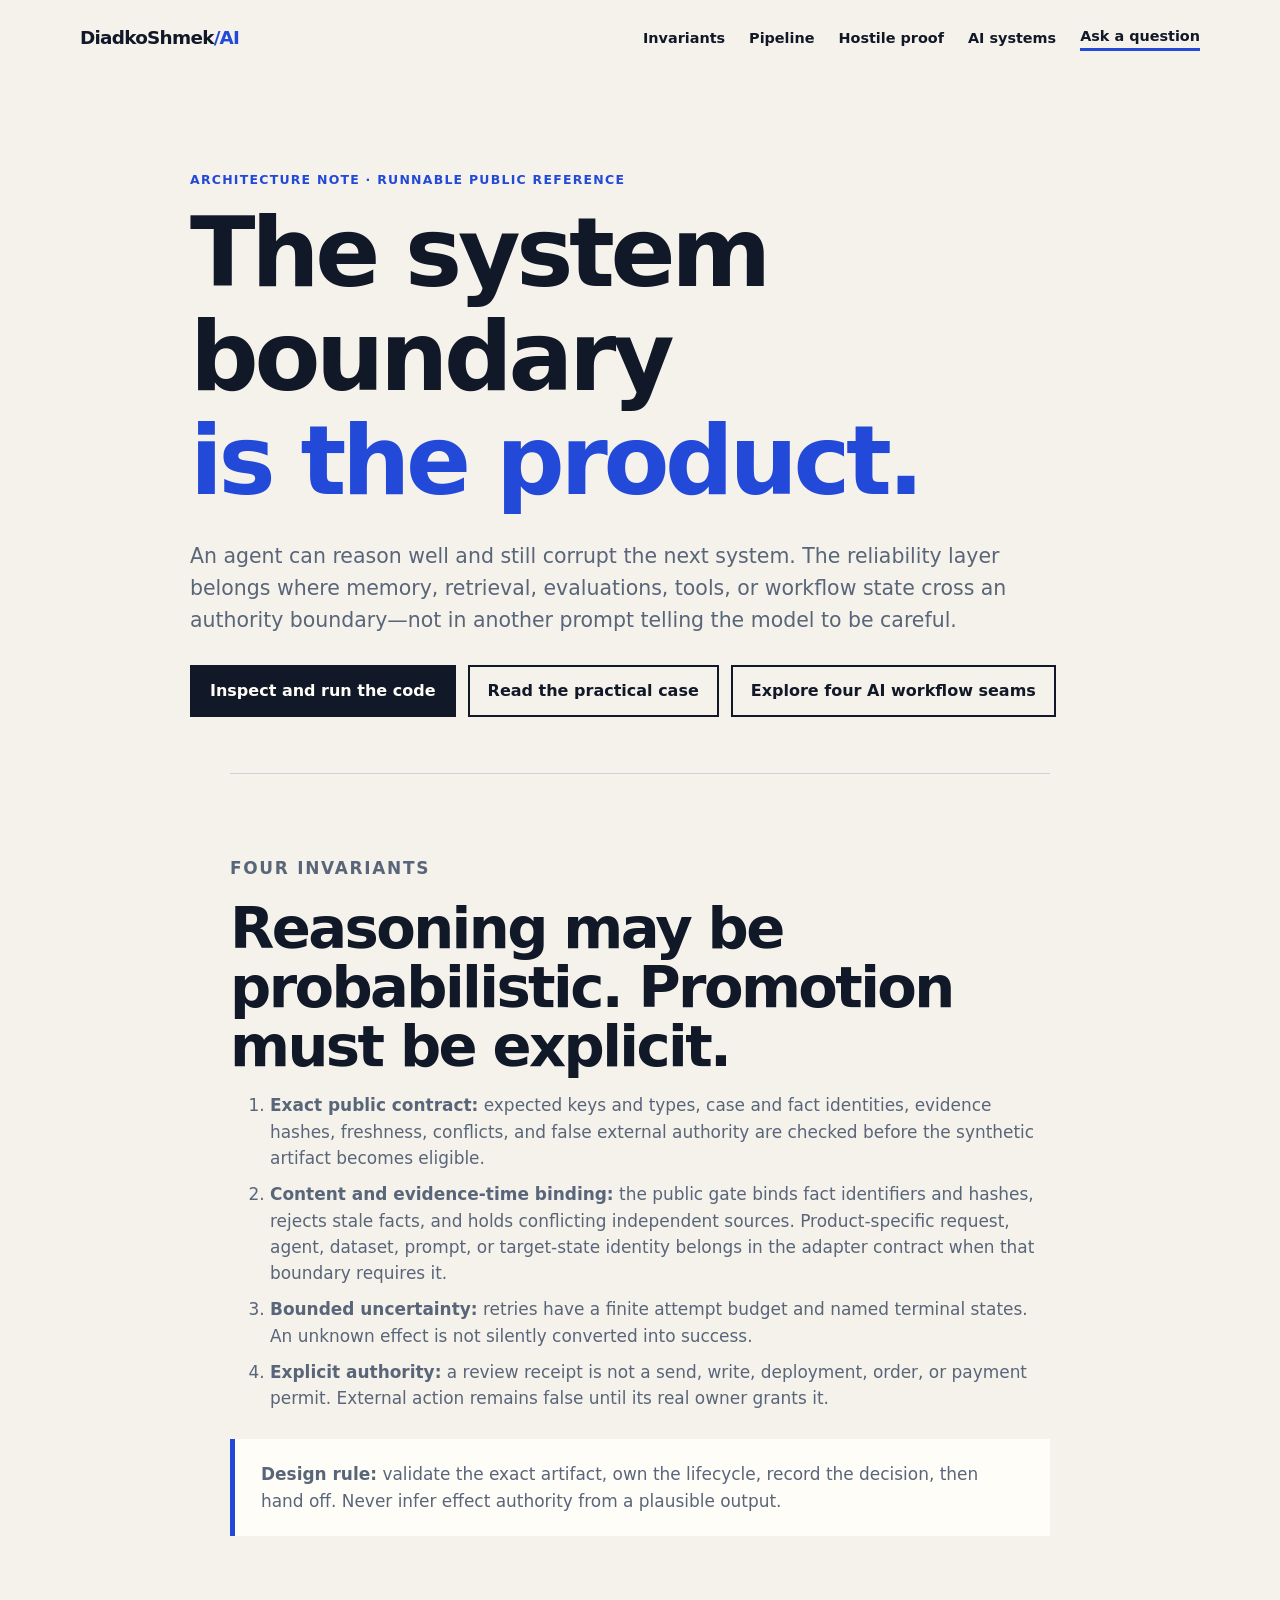
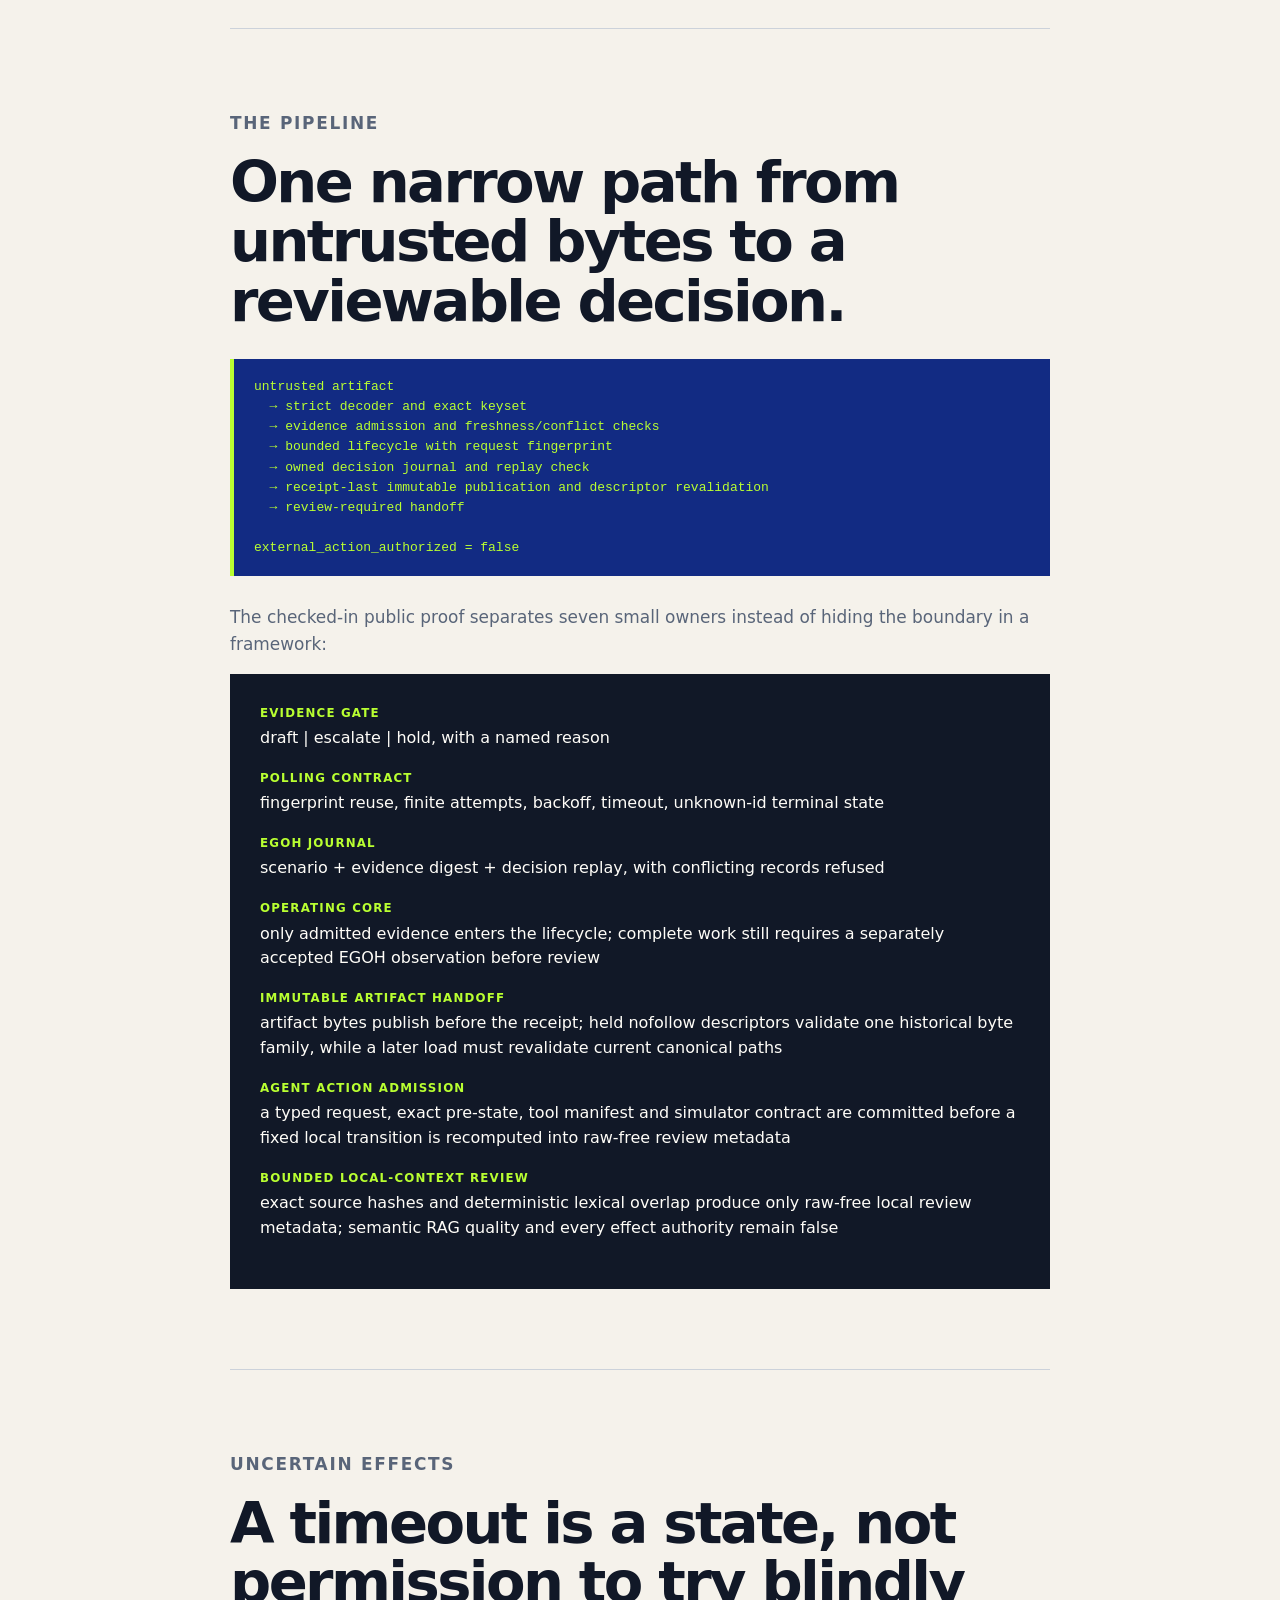
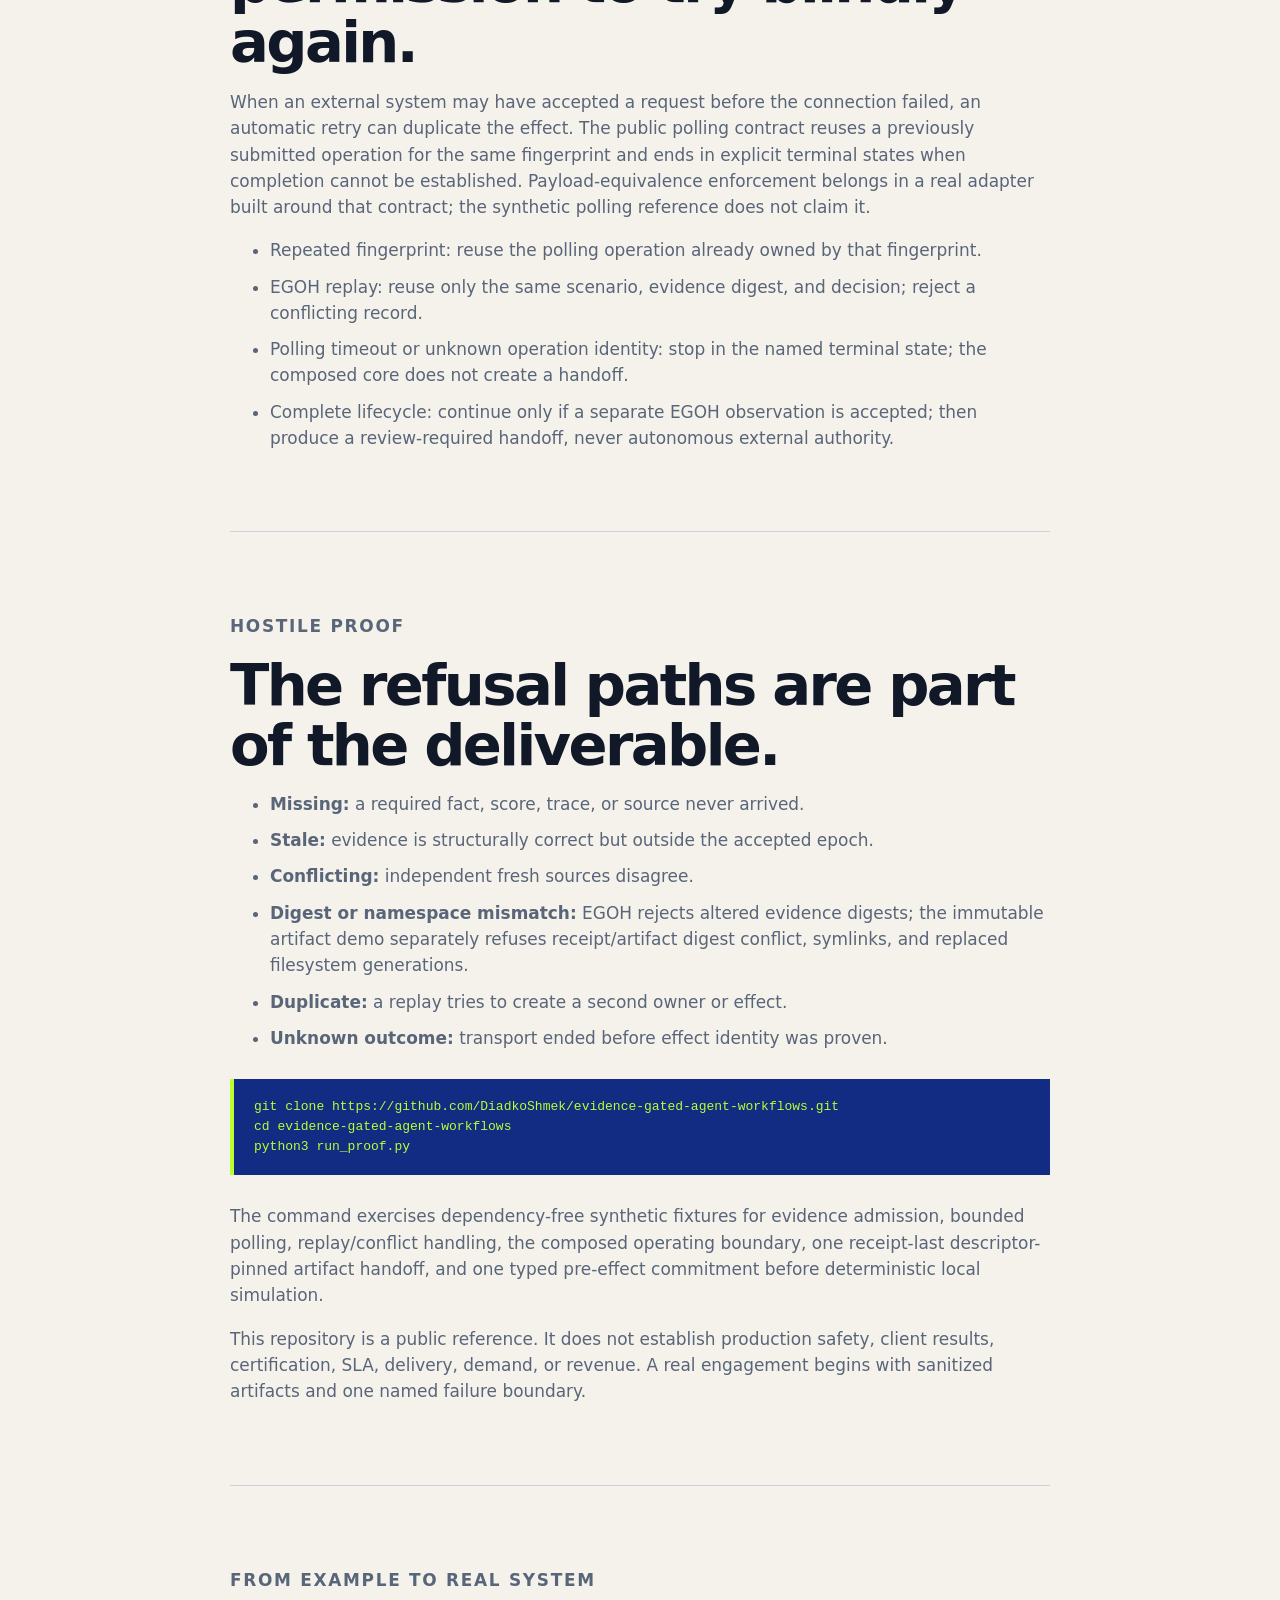
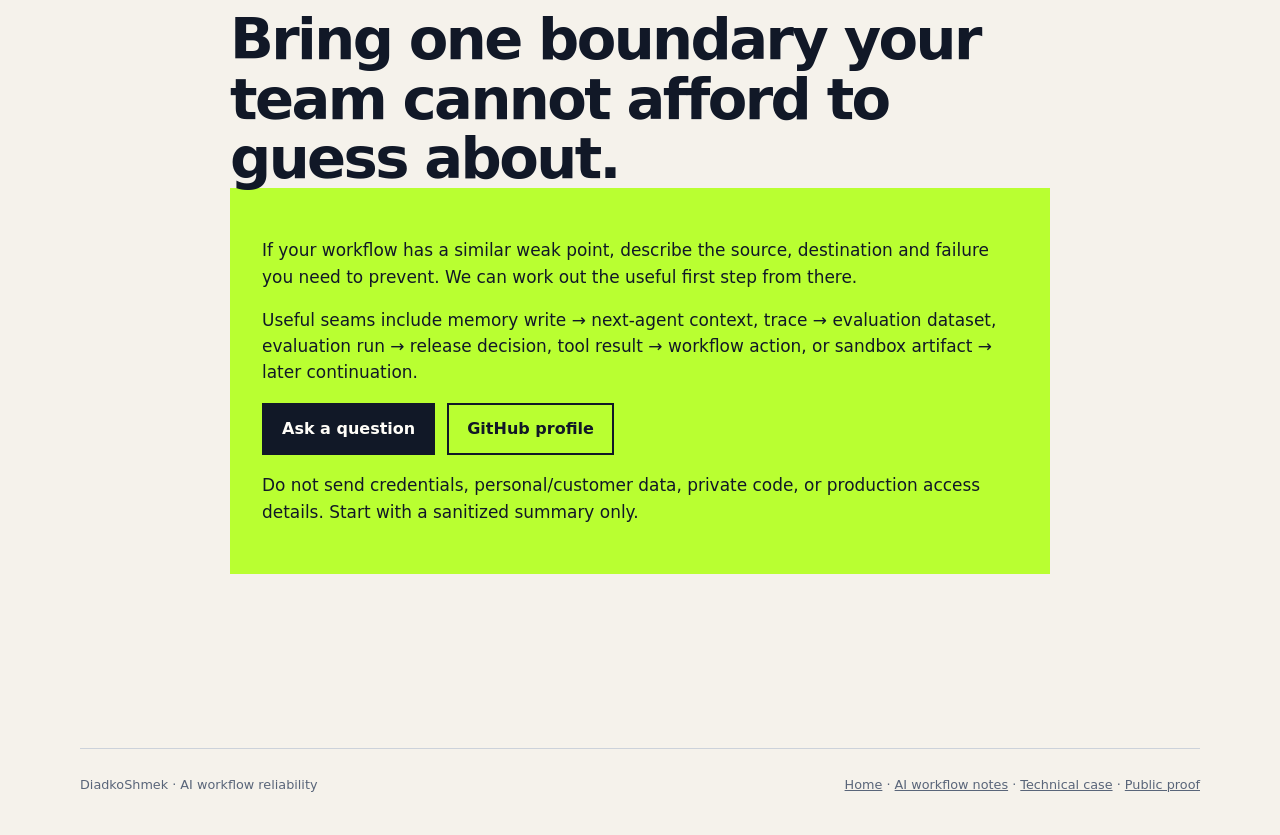
<file: docs/architecture.html>
<!doctype html>
<html lang="en">
<head>
  <meta charset="utf-8">
  <meta name="viewport" content="width=device-width, initial-scale=1">
  <meta name="description" content="A runnable architecture for fail-closed AI memory, evaluation, tool, and workflow handoffs: exact contracts, bounded uncertainty, replay control, and explicit authority.">
  <title>Architecture of an evidence-gated AI handoff — DiadkoShmek</title>
  <link rel="canonical" href="https://diadkoshmek.github.io/evidence-gated-agent-workflows/architecture.html">
  <meta property="og:type" content="article">
  <meta property="og:title" content="Architecture of an evidence-gated AI handoff">
  <meta property="og:description" content="The code-level invariants behind one fail-closed AI or data boundary, with hostile tests and a runnable public proof.">
  <meta property="og:url" content="https://diadkoshmek.github.io/evidence-gated-agent-workflows/architecture.html">
  <meta name="twitter:card" content="summary">
  <meta name="twitter:title" content="Architecture of an evidence-gated AI handoff">
  <meta name="twitter:description" content="Exact contracts, bounded uncertainty, replay control, and explicit effect authority.">
  <script type="application/ld+json">{"@context":"https://schema.org","@type":"TechArticle","headline":"Architecture of an evidence-gated AI handoff","description":"A runnable architecture for fail-closed AI memory, evaluation, tool, and workflow handoffs.","url":"https://diadkoshmek.github.io/evidence-gated-agent-workflows/architecture.html","author":{"@type":"Person","name":"DiadkoShmek"},"inLanguage":"en"}</script>
  <link rel="stylesheet" href="styles.css">
</head>
<body>
  <header class="nav shell">
    <a class="mark" href="en.html" aria-label="Home">DiadkoShmek<span>/AI</span></a>
    <nav aria-label="Architecture navigation">
      <a href="#invariants">Invariants</a>
      <a href="#pipeline">Pipeline</a>
      <a href="#hostiles">Hostile proof</a>
      <a href="ai-systems-sprint.html">AI systems</a>
      <a class="nav-cta" href="https://github.com/DiadkoShmek/evidence-gated-agent-workflows/issues/new?template=client-inquiry.yml">Ask a question</a>
    </nav>
  </header>

  <main>
    <article>
      <header class="article-hero shell">
        <p class="eyebrow">Architecture note · runnable public reference</p>
        <h1>The system boundary<br><em>is the product.</em></h1>
        <p class="lede">An agent can reason well and still corrupt the next system. The reliability layer belongs where memory, retrieval, evaluations, tools, or workflow state cross an authority boundary—not in another prompt telling the model to be careful.</p>
        <div class="actions">
          <a class="button primary" href="https://github.com/DiadkoShmek/evidence-gated-agent-workflows">Inspect and run the code</a>
          <a class="button secondary" href="case-study.html">Read the practical case</a>
          <a class="button secondary" href="ai-systems-sprint.html">Explore four AI workflow seams</a>
        </div>
      </header>

      <div class="article-shell shell">
        <section id="invariants">
          <p class="eyebrow">Four invariants</p>
          <h2>Reasoning may be probabilistic. Promotion must be explicit.</h2>
          <ol>
            <li><strong>Exact public contract:</strong> expected keys and types, case and fact identities, evidence hashes, freshness, conflicts, and false external authority are checked before the synthetic artifact becomes eligible.</li>
            <li><strong>Content and evidence-time binding:</strong> the public gate binds fact identifiers and hashes, rejects stale facts, and holds conflicting independent sources. Product-specific request, agent, dataset, prompt, or target-state identity belongs in the adapter contract when that boundary requires it.</li>
            <li><strong>Bounded uncertainty:</strong> retries have a finite attempt budget and named terminal states. An unknown effect is not silently converted into success.</li>
            <li><strong>Explicit authority:</strong> a review receipt is not a send, write, deployment, order, or payment permit. External action remains false until its real owner grants it.</li>
          </ol>
          <div class="article-callout"><p><strong>Design rule:</strong> validate the exact artifact, own the lifecycle, record the decision, then hand off. Never infer effect authority from a plausible output.</p></div>
        </section>

        <section id="pipeline">
          <p class="eyebrow">The pipeline</p>
          <h2>One narrow path from untrusted bytes to a reviewable decision.</h2>
          <pre><code>untrusted artifact
  → strict decoder and exact keyset
  → evidence admission and freshness/conflict checks
  → bounded lifecycle with request fingerprint
  → owned decision journal and replay check
  → receipt-last immutable publication and descriptor revalidation
  → review-required handoff

external_action_authorized = false</code></pre>
          <p>The checked-in public proof separates seven small owners instead of hiding the boundary in a framework:</p>
          <dl class="article-decision">
            <dt>Evidence gate</dt><dd>draft | escalate | hold, with a named reason</dd>
            <dt>Polling contract</dt><dd>fingerprint reuse, finite attempts, backoff, timeout, unknown-id terminal state</dd>
            <dt>EGOH journal</dt><dd>scenario + evidence digest + decision replay, with conflicting records refused</dd>
            <dt>Operating core</dt><dd>only admitted evidence enters the lifecycle; complete work still requires a separately accepted EGOH observation before review</dd>
            <dt>Immutable artifact handoff</dt><dd>artifact bytes publish before the receipt; held nofollow descriptors validate one historical byte family, while a later load must revalidate current canonical paths</dd>
            <dt>Agent action admission</dt><dd>a typed request, exact pre-state, tool manifest and simulator contract are committed before a fixed local transition is recomputed into raw-free review metadata</dd>
            <dt>Bounded local-context review</dt><dd>exact source hashes and deterministic lexical overlap produce only raw-free local review metadata; semantic RAG quality and every effect authority remain false</dd>
          </dl>
        </section>

        <section>
          <p class="eyebrow">Uncertain effects</p>
          <h2>A timeout is a state, not permission to try blindly again.</h2>
          <p>When an external system may have accepted a request before the connection failed, an automatic retry can duplicate the effect. The public polling contract reuses a previously submitted operation for the same fingerprint and ends in explicit terminal states when completion cannot be established. Payload-equivalence enforcement belongs in a real adapter built around that contract; the synthetic polling reference does not claim it.</p>
          <ul>
            <li>Repeated fingerprint: reuse the polling operation already owned by that fingerprint.</li>
            <li>EGOH replay: reuse only the same scenario, evidence digest, and decision; reject a conflicting record.</li>
            <li>Polling timeout or unknown operation identity: stop in the named terminal state; the composed core does not create a handoff.</li>
            <li>Complete lifecycle: continue only if a separate EGOH observation is accepted; then produce a review-required handoff, never autonomous external authority.</li>
          </ul>
        </section>

        <section id="hostiles">
          <p class="eyebrow">Hostile proof</p>
          <h2>The refusal paths are part of the deliverable.</h2>
          <ul>
            <li><strong>Missing:</strong> a required fact, score, trace, or source never arrived.</li>
            <li><strong>Stale:</strong> evidence is structurally correct but outside the accepted epoch.</li>
            <li><strong>Conflicting:</strong> independent fresh sources disagree.</li>
            <li><strong>Digest or namespace mismatch:</strong> EGOH rejects altered evidence digests; the immutable artifact demo separately refuses receipt/artifact digest conflict, symlinks, and replaced filesystem generations.</li>
            <li><strong>Duplicate:</strong> a replay tries to create a second owner or effect.</li>
            <li><strong>Unknown outcome:</strong> transport ended before effect identity was proven.</li>
          </ul>
          <pre><code>git clone https://github.com/DiadkoShmek/evidence-gated-agent-workflows.git
cd evidence-gated-agent-workflows
python3 run_proof.py</code></pre>
          <p>The command exercises dependency-free synthetic fixtures for evidence admission, bounded polling, replay/conflict handling, the composed operating boundary, one receipt-last descriptor-pinned artifact handoff, and one typed pre-effect commitment before deterministic local simulation.</p>
          <p>This repository is a public reference. It does not establish production safety, client results, certification, SLA, delivery, demand, or revenue. A real engagement begins with sanitized artifacts and one named failure boundary.</p>
        </section>

        <section>
          <p class="eyebrow">From example to real system</p>
          <h2>Bring one boundary your team cannot afford to guess about.</h2>
          <div class="article-cta">
            <p>If your workflow has a similar weak point, describe the source, destination and failure you need to prevent. We can work out the useful first step from there.</p>
            <p>Useful seams include memory write → next-agent context, trace → evaluation dataset, evaluation run → release decision, tool result → workflow action, or sandbox artifact → later continuation.</p>
            <div class="actions"><a class="button primary" href="https://github.com/DiadkoShmek/evidence-gated-agent-workflows/issues/new?template=client-inquiry.yml">Ask a question</a><a class="button secondary" href="https://github.com/DiadkoShmek">GitHub profile</a></div>
            <p>Do not send credentials, personal/customer data, private code, or production access details. Start with a sanitized summary only.</p>
          </div>
        </section>
      </div>
    </article>
  </main>

  <footer class="shell">
    <span>DiadkoShmek · AI workflow reliability</span>
    <span><a href="en.html">Home</a> · <a href="ai-systems-sprint.html">AI workflow notes</a> · <a href="case-study.html">Technical case</a> · <a href="https://github.com/DiadkoShmek/evidence-gated-agent-workflows">Public proof</a></span>
  </footer>
</body>
</html>
</file>
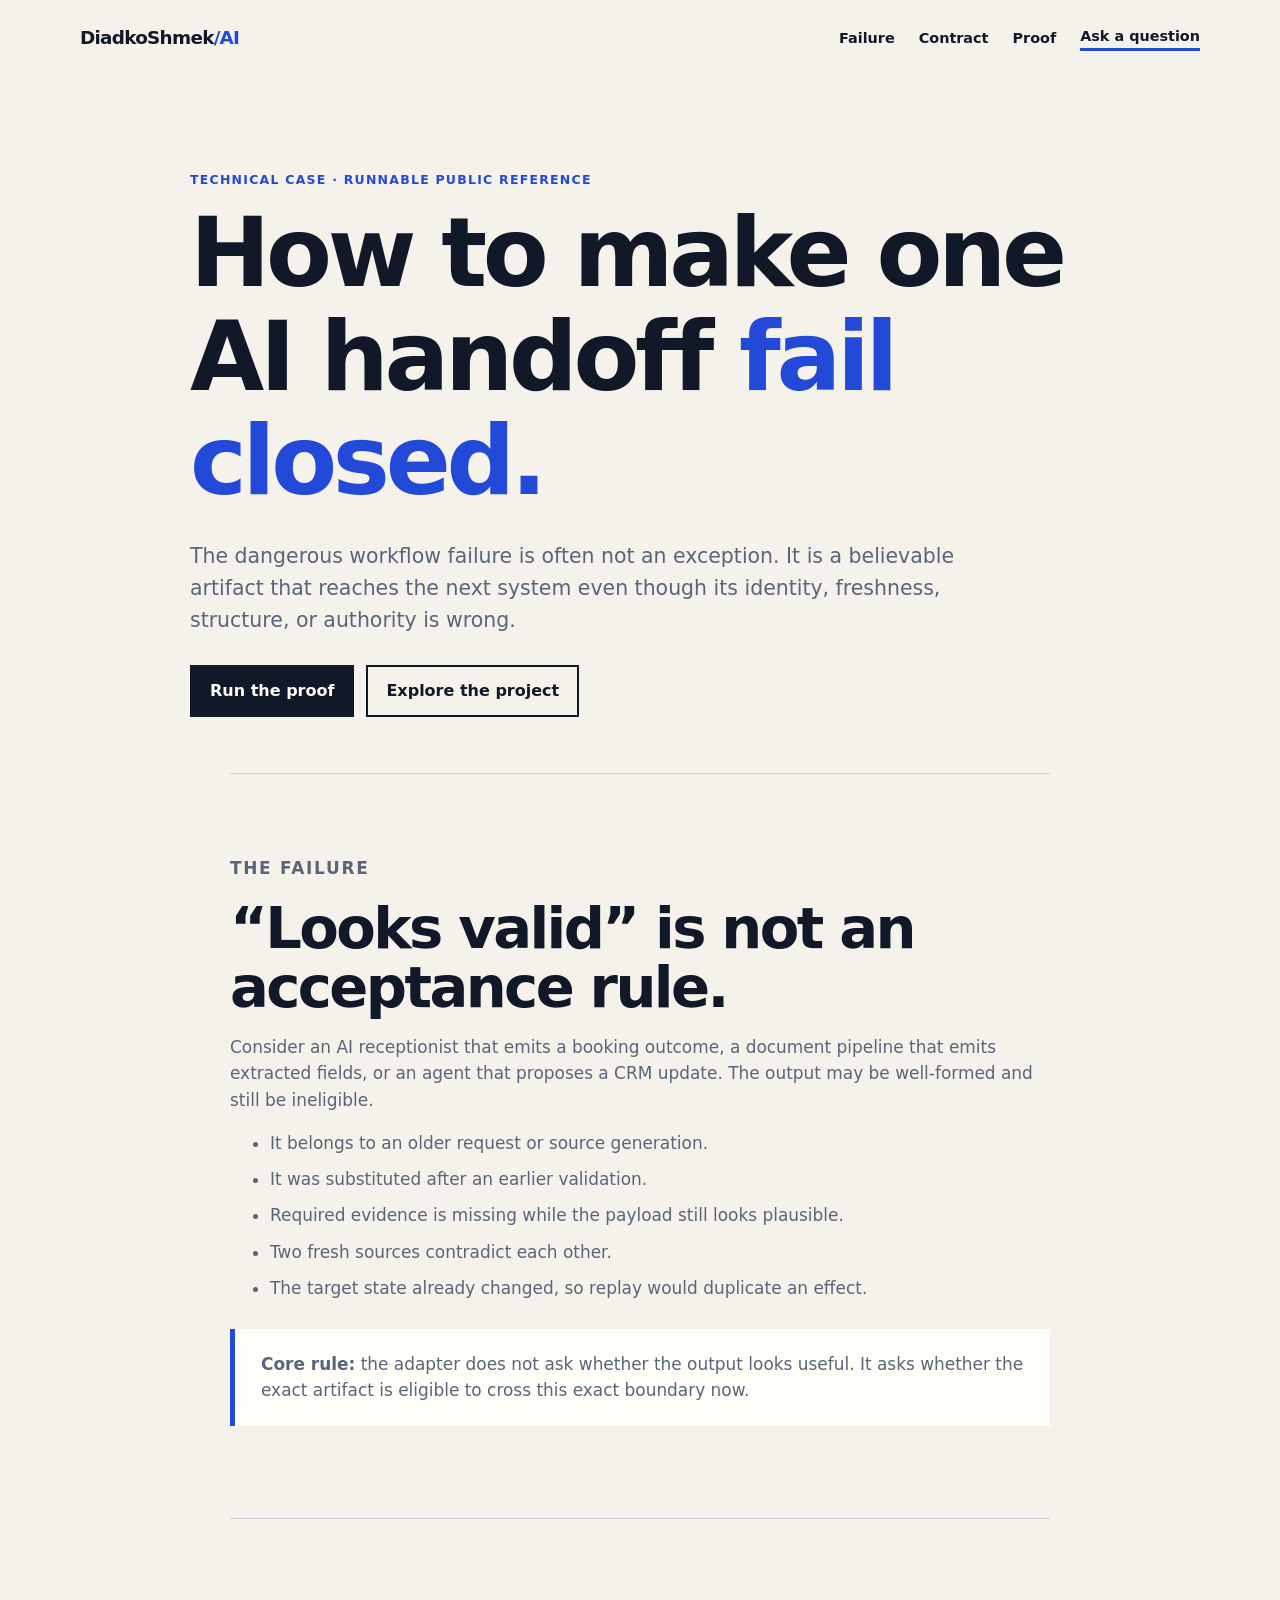
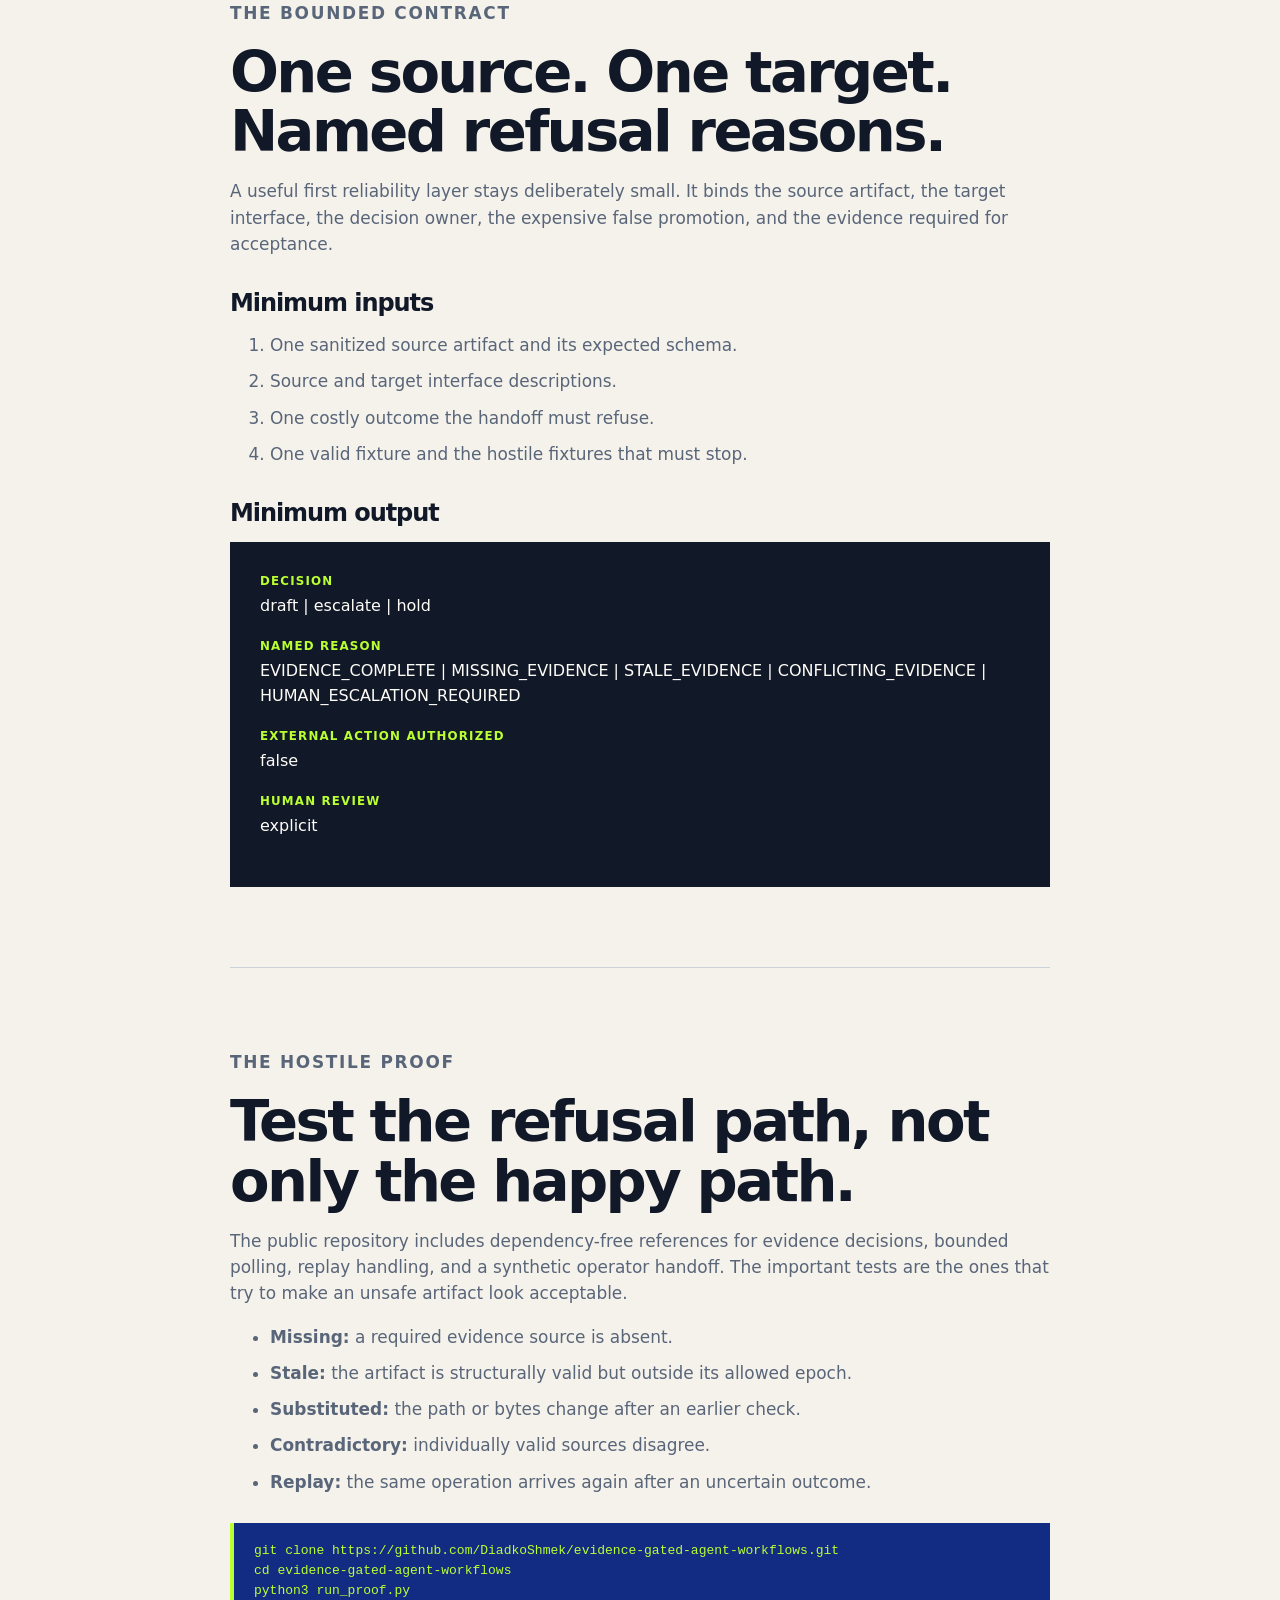
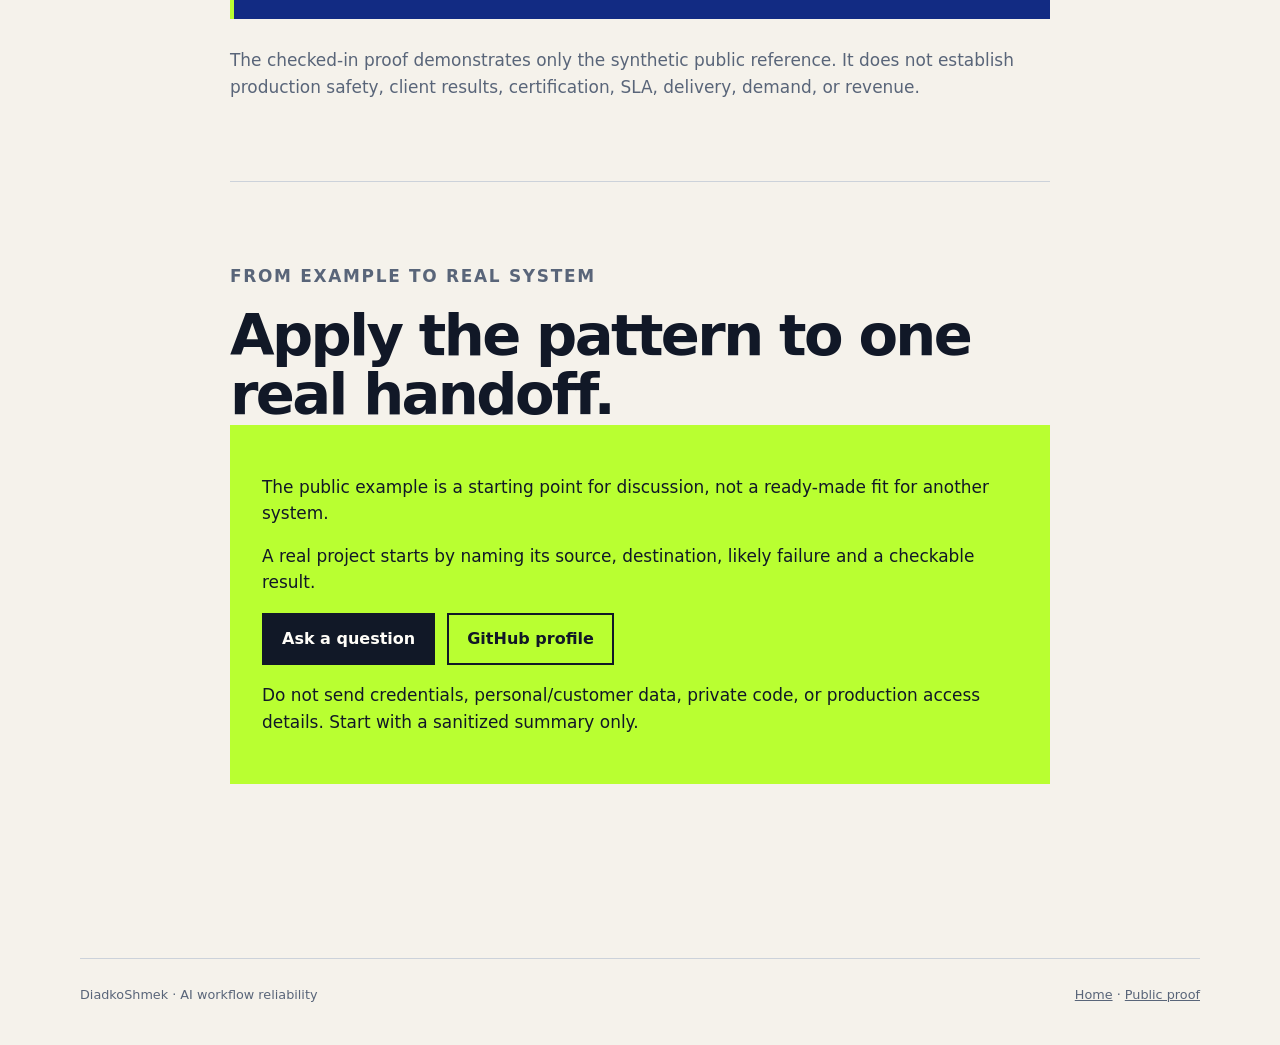
<file: docs/case-study.html>
<!doctype html>
<html lang="en">
<head>
  <meta charset="utf-8">
  <meta name="viewport" content="width=device-width, initial-scale=1">
  <meta name="description" content="A practical, runnable pattern for making one AI or data handoff reject stale, missing, substituted, malformed, or contradictory evidence.">
  <title>How to make one AI handoff fail closed — DiadkoShmek</title>
  <link rel="canonical" href="https://diadkoshmek.github.io/evidence-gated-agent-workflows/case-study.html">
  <meta property="og:type" content="article">
  <meta property="og:title" content="How to make one AI handoff fail closed">
  <meta property="og:description" content="A practical, runnable pattern for stopping believable but ineligible AI artifacts before they change the next system.">
  <meta property="og:url" content="https://diadkoshmek.github.io/evidence-gated-agent-workflows/case-study.html">
  <meta name="twitter:card" content="summary">
  <meta name="twitter:title" content="How to make one AI handoff fail closed">
  <meta name="twitter:description" content="Five hostile cases, one named decision trace, and a runnable public proof.">
  <script type="application/ld+json">{"@context":"https://schema.org","@type":"TechArticle","headline":"How to make one AI handoff fail closed","description":"A practical, runnable pattern for stopping believable but ineligible AI or data artifacts before they change the next system.","url":"https://diadkoshmek.github.io/evidence-gated-agent-workflows/case-study.html","author":{"@type":"Person","name":"DiadkoShmek"},"inLanguage":"en"}</script>
  <link rel="stylesheet" href="styles.css">
</head>
<body>
  <header class="nav shell">
    <a class="mark" href="en.html" aria-label="Home">DiadkoShmek<span>/AI</span></a>
    <nav aria-label="Article navigation">
      <a href="#failure">Failure</a>
      <a href="#contract">Contract</a>
      <a href="#proof">Proof</a>
      <a class="nav-cta" href="https://github.com/DiadkoShmek/evidence-gated-agent-workflows/issues/new?template=client-inquiry.yml">Ask a question</a>
    </nav>
  </header>

  <main>
    <article>
      <header class="article-hero shell">
        <p class="eyebrow">Technical case · runnable public reference</p>
        <h1>How to make one AI handoff <em>fail closed.</em></h1>
        <p class="lede">The dangerous workflow failure is often not an exception. It is a believable artifact that reaches the next system even though its identity, freshness, structure, or authority is wrong.</p>
        <div class="actions">
          <a class="button primary" href="https://github.com/DiadkoShmek/evidence-gated-agent-workflows">Run the proof</a>
          <a class="button secondary" href="en.html">Explore the project</a>
        </div>
      </header>

      <div class="article-shell shell">
        <section id="failure">
          <p class="eyebrow">The failure</p>
          <h2>“Looks valid” is not an acceptance rule.</h2>
          <p>Consider an AI receptionist that emits a booking outcome, a document pipeline that emits extracted fields, or an agent that proposes a CRM update. The output may be well-formed and still be ineligible.</p>
          <ul>
            <li>It belongs to an older request or source generation.</li>
            <li>It was substituted after an earlier validation.</li>
            <li>Required evidence is missing while the payload still looks plausible.</li>
            <li>Two fresh sources contradict each other.</li>
            <li>The target state already changed, so replay would duplicate an effect.</li>
          </ul>
          <div class="article-callout"><p><strong>Core rule:</strong> the adapter does not ask whether the output looks useful. It asks whether the exact artifact is eligible to cross this exact boundary now.</p></div>
        </section>

        <section id="contract">
          <p class="eyebrow">The bounded contract</p>
          <h2>One source. One target. Named refusal reasons.</h2>
          <p>A useful first reliability layer stays deliberately small. It binds the source artifact, the target interface, the decision owner, the expensive false promotion, and the evidence required for acceptance.</p>
          <h3>Minimum inputs</h3>
          <ol>
            <li>One sanitized source artifact and its expected schema.</li>
            <li>Source and target interface descriptions.</li>
            <li>One costly outcome the handoff must refuse.</li>
            <li>One valid fixture and the hostile fixtures that must stop.</li>
          </ol>
          <h3>Minimum output</h3>
          <dl class="article-decision">
            <dt>Decision</dt><dd>draft | escalate | hold</dd>
            <dt>Named reason</dt><dd>EVIDENCE_COMPLETE | MISSING_EVIDENCE | STALE_EVIDENCE | CONFLICTING_EVIDENCE | HUMAN_ESCALATION_REQUIRED</dd>
            <dt>External action authorized</dt><dd>false</dd>
            <dt>Human review</dt><dd>explicit</dd>
          </dl>
        </section>

        <section id="proof">
          <p class="eyebrow">The hostile proof</p>
          <h2>Test the refusal path, not only the happy path.</h2>
          <p>The public repository includes dependency-free references for evidence decisions, bounded polling, replay handling, and a synthetic operator handoff. The important tests are the ones that try to make an unsafe artifact look acceptable.</p>
          <ul>
            <li><strong>Missing:</strong> a required evidence source is absent.</li>
            <li><strong>Stale:</strong> the artifact is structurally valid but outside its allowed epoch.</li>
            <li><strong>Substituted:</strong> the path or bytes change after an earlier check.</li>
            <li><strong>Contradictory:</strong> individually valid sources disagree.</li>
            <li><strong>Replay:</strong> the same operation arrives again after an uncertain outcome.</li>
          </ul>
          <pre><code>git clone https://github.com/DiadkoShmek/evidence-gated-agent-workflows.git
cd evidence-gated-agent-workflows
python3 run_proof.py</code></pre>
          <p>The checked-in proof demonstrates only the synthetic public reference. It does not establish production safety, client results, certification, SLA, delivery, demand, or revenue.</p>
        </section>

        <section>
          <p class="eyebrow">From example to real system</p>
          <h2>Apply the pattern to one real handoff.</h2>
          <div class="article-cta">
            <p>The public example is a starting point for discussion, not a ready-made fit for another system.</p>
            <p>A real project starts by naming its source, destination, likely failure and a checkable result.</p>
            <div class="actions"><a class="button primary" href="https://github.com/DiadkoShmek/evidence-gated-agent-workflows/issues/new?template=client-inquiry.yml">Ask a question</a><a class="button secondary" href="https://github.com/DiadkoShmek">GitHub profile</a></div>
            <p>Do not send credentials, personal/customer data, private code, or production access details. Start with a sanitized summary only.</p>
          </div>
        </section>
      </div>
    </article>
  </main>

  <footer class="shell">
    <span>DiadkoShmek · AI workflow reliability</span>
    <span><a href="en.html">Home</a> · <a href="https://github.com/DiadkoShmek/evidence-gated-agent-workflows">Public proof</a></span>
  </footer>
</body>
</html>
</file>
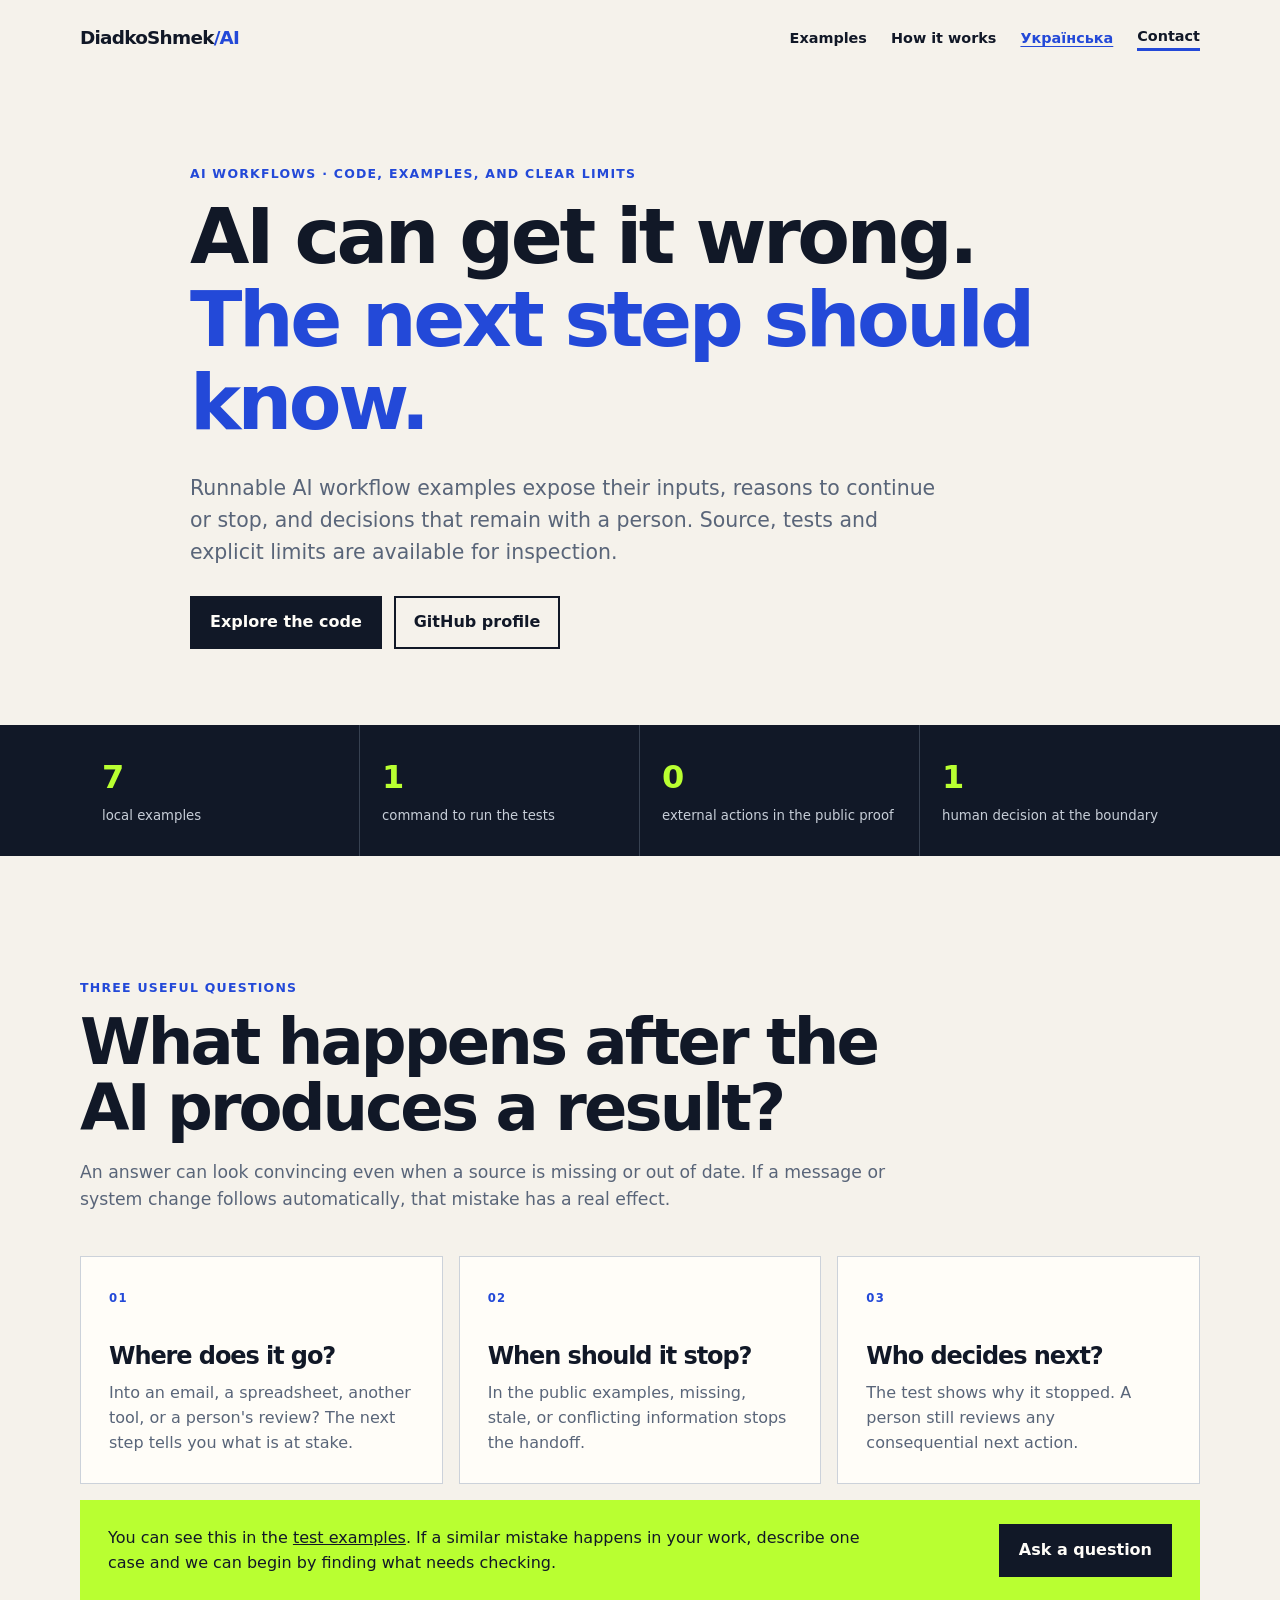
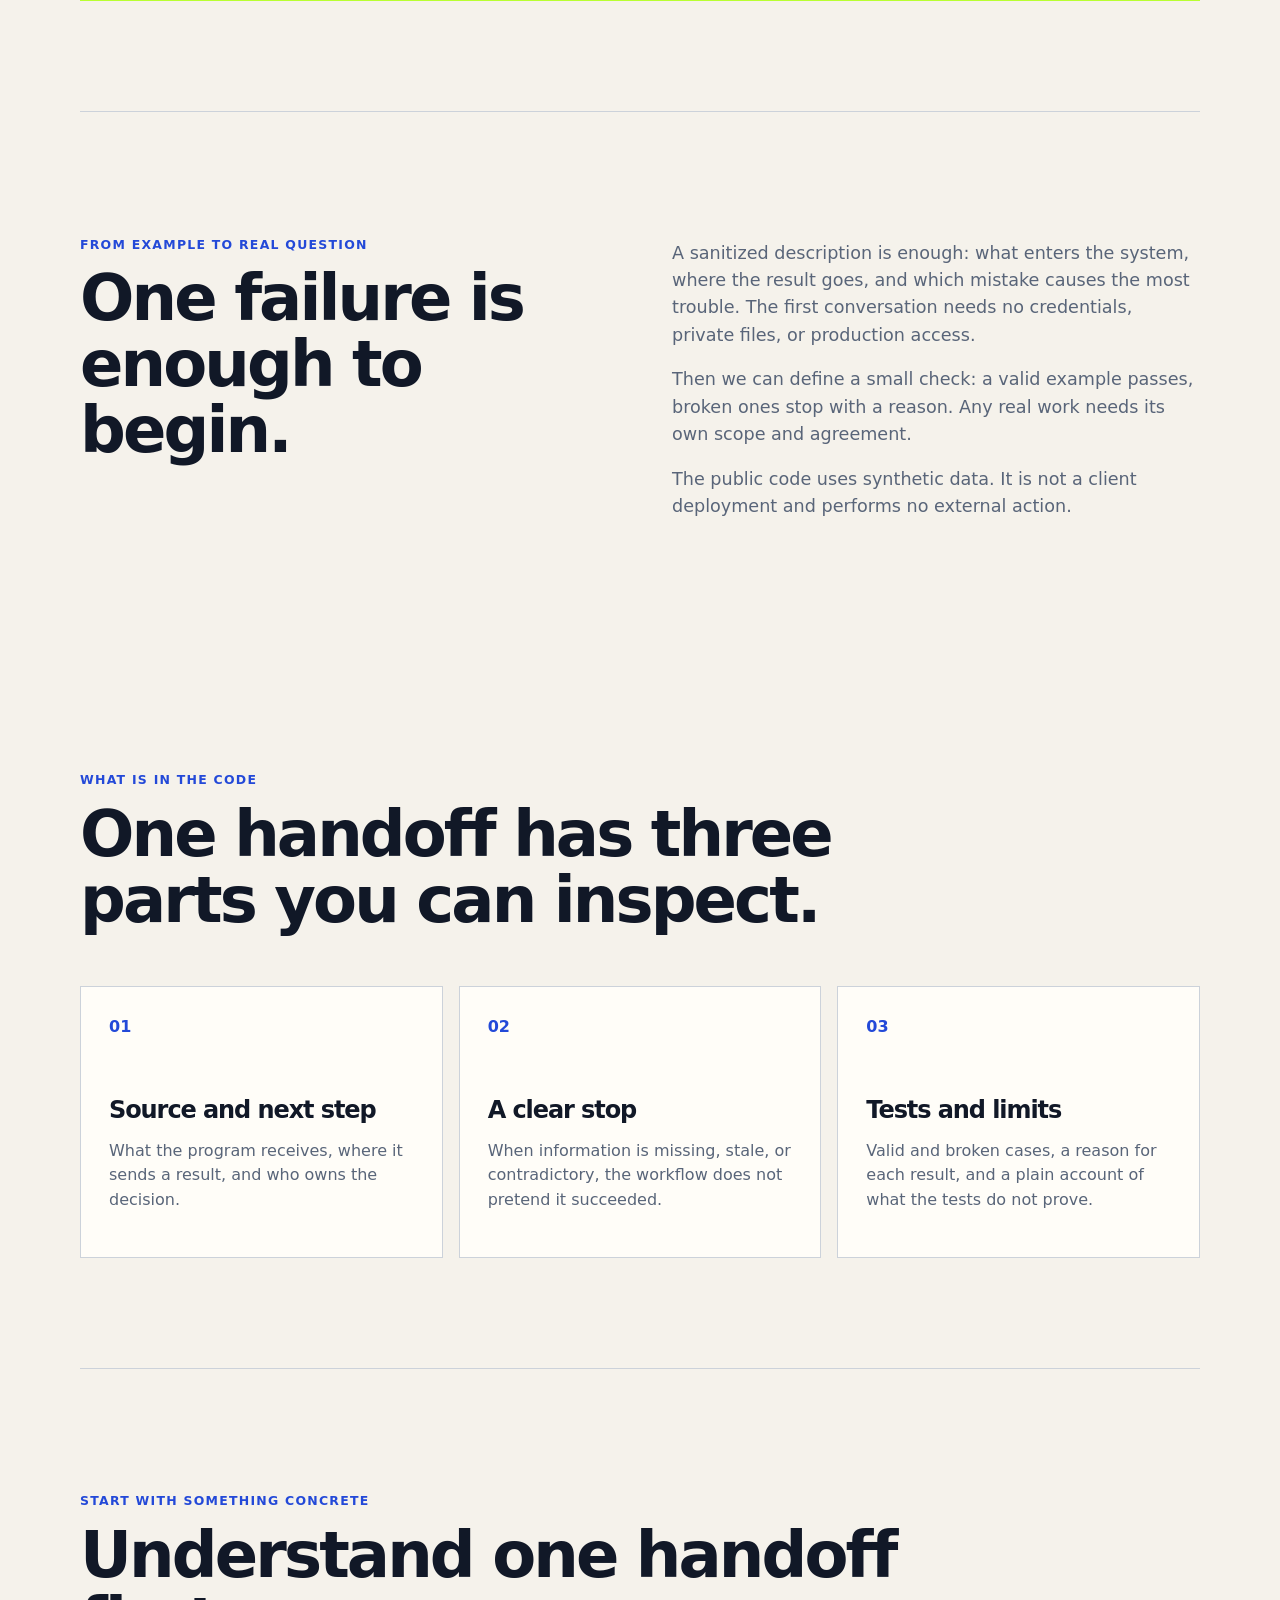
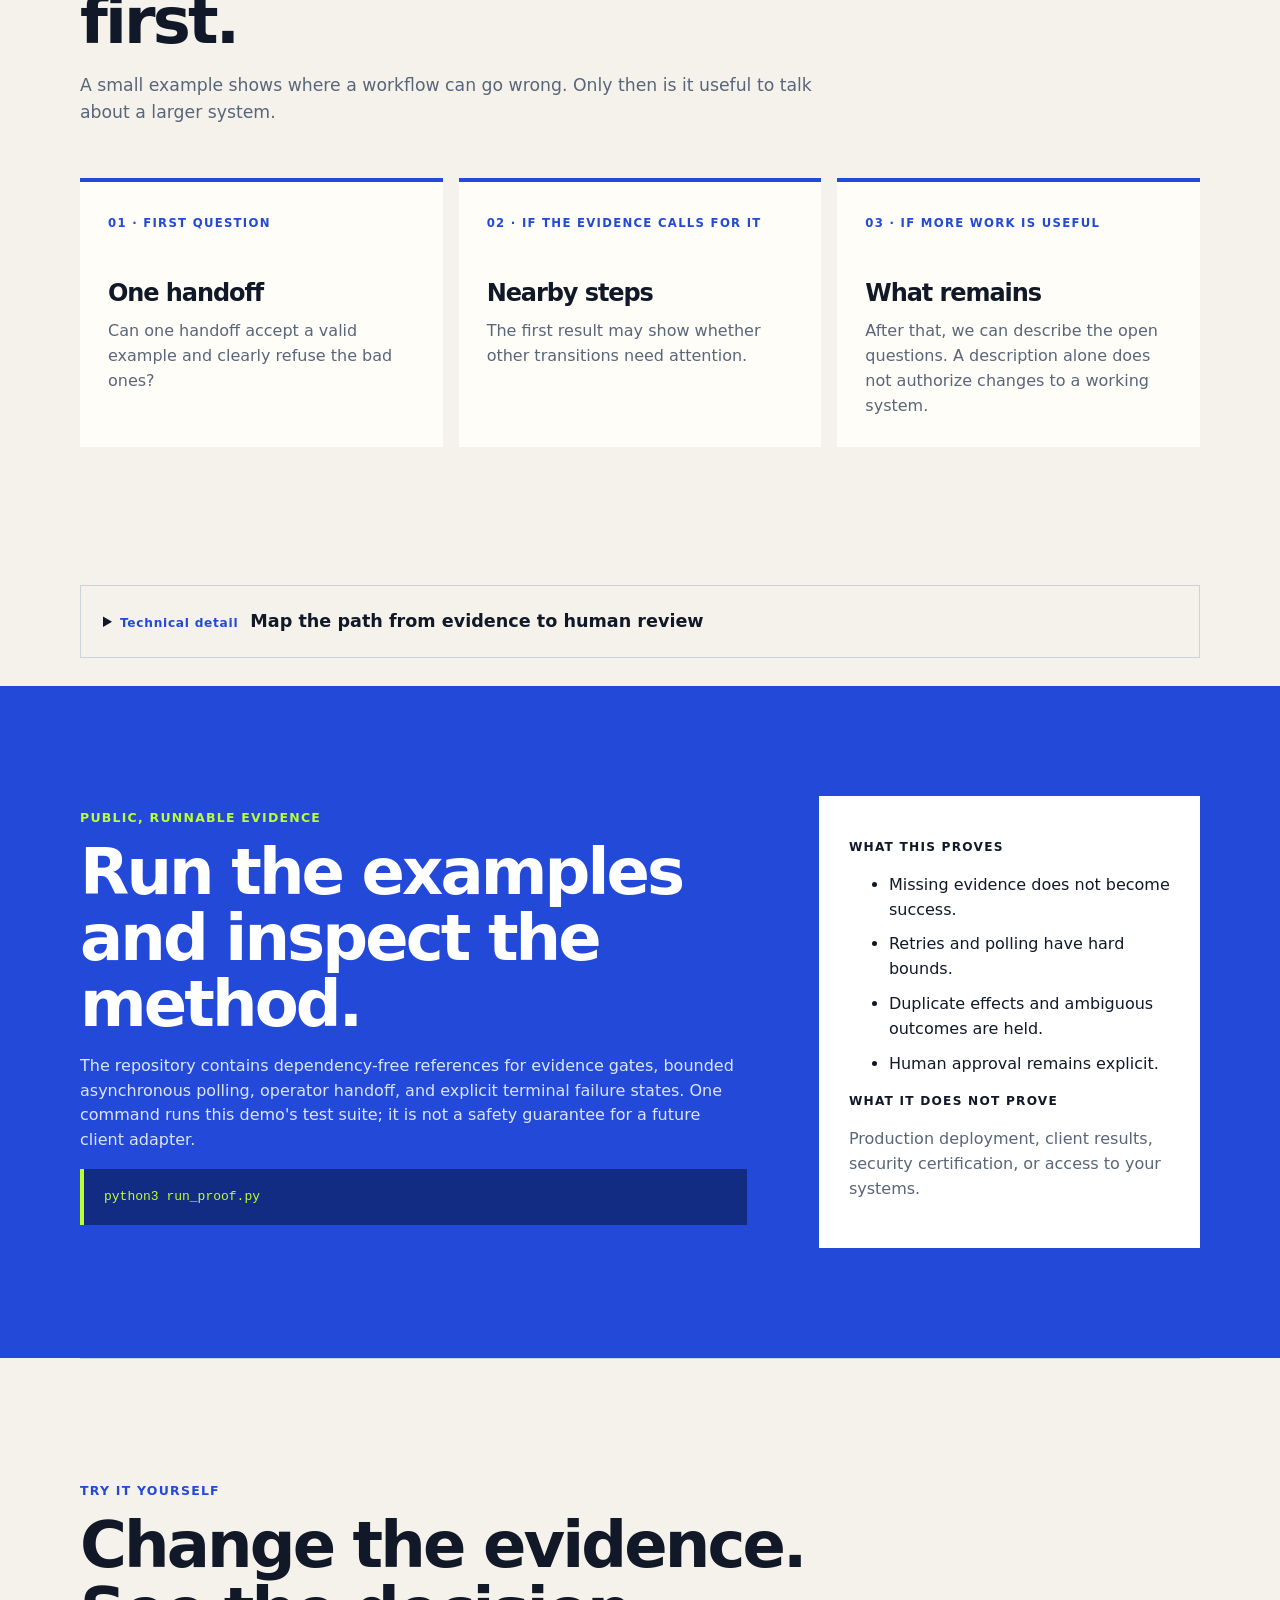
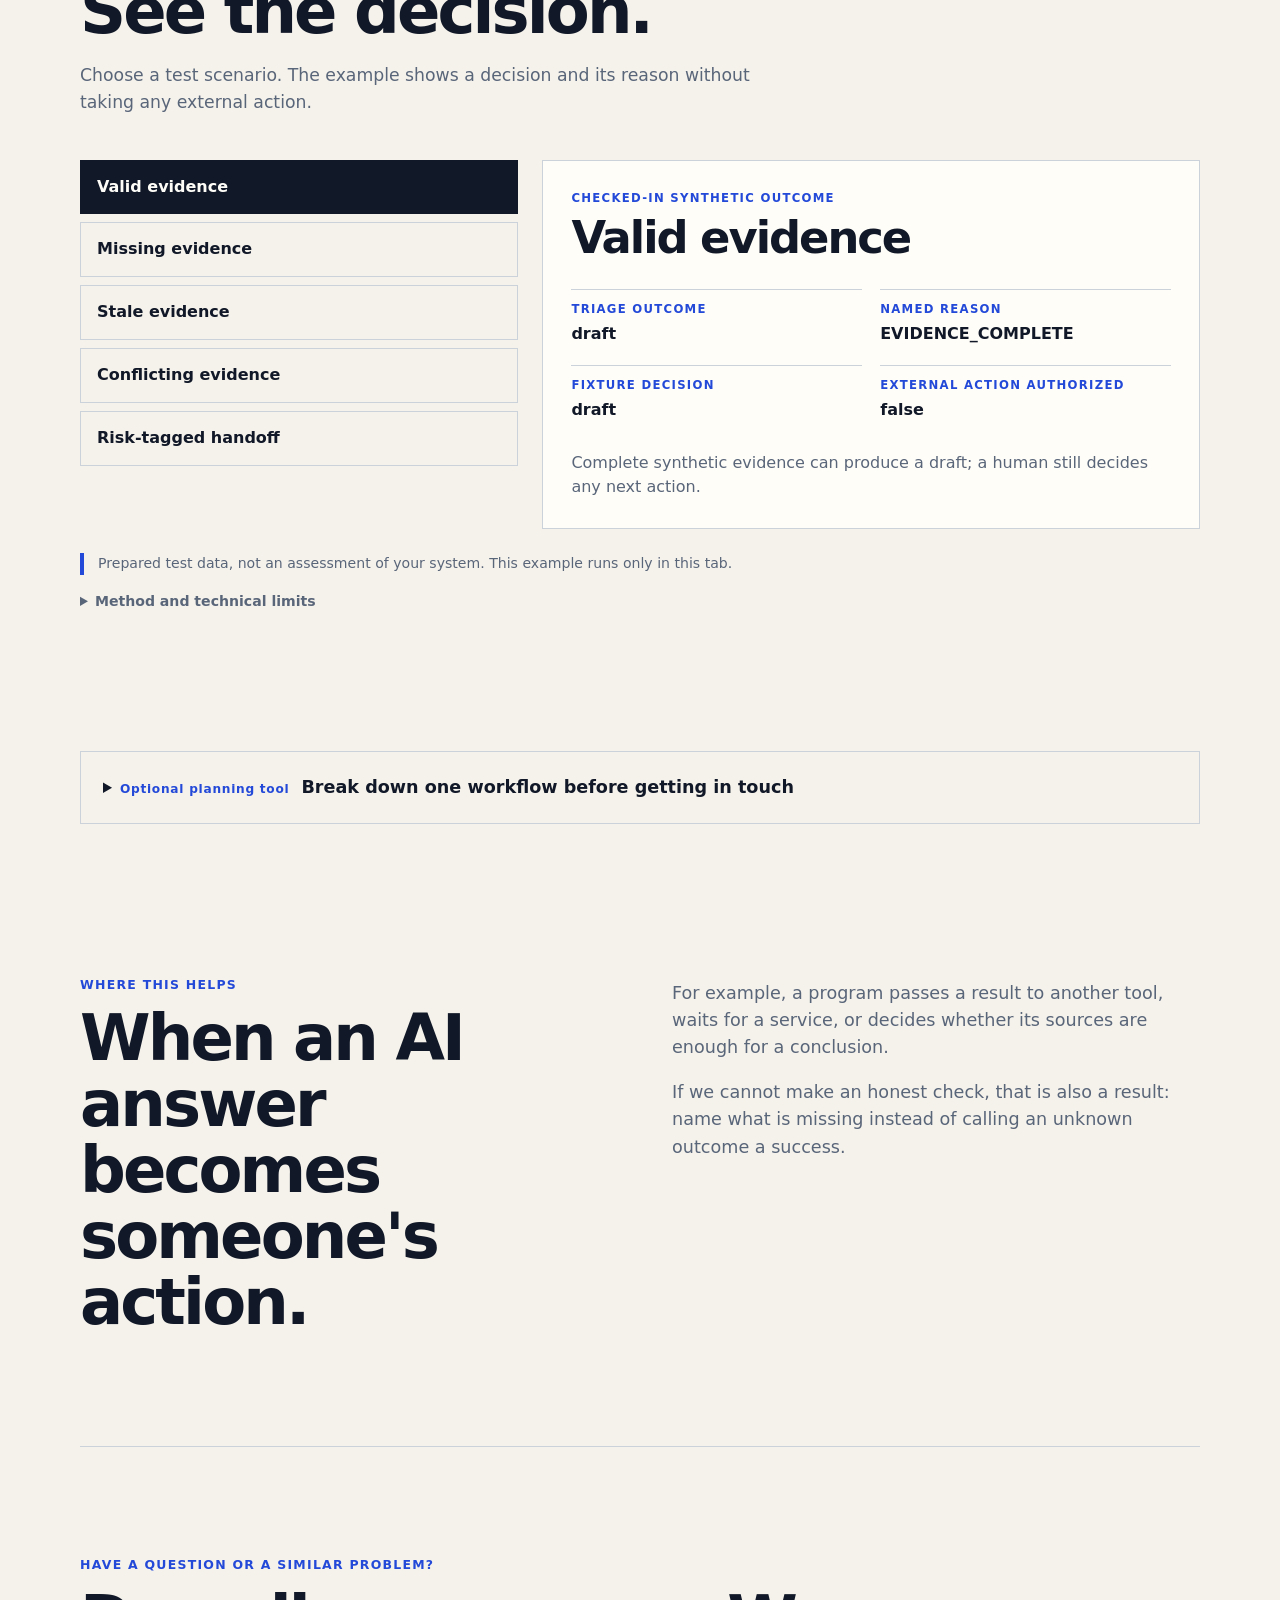
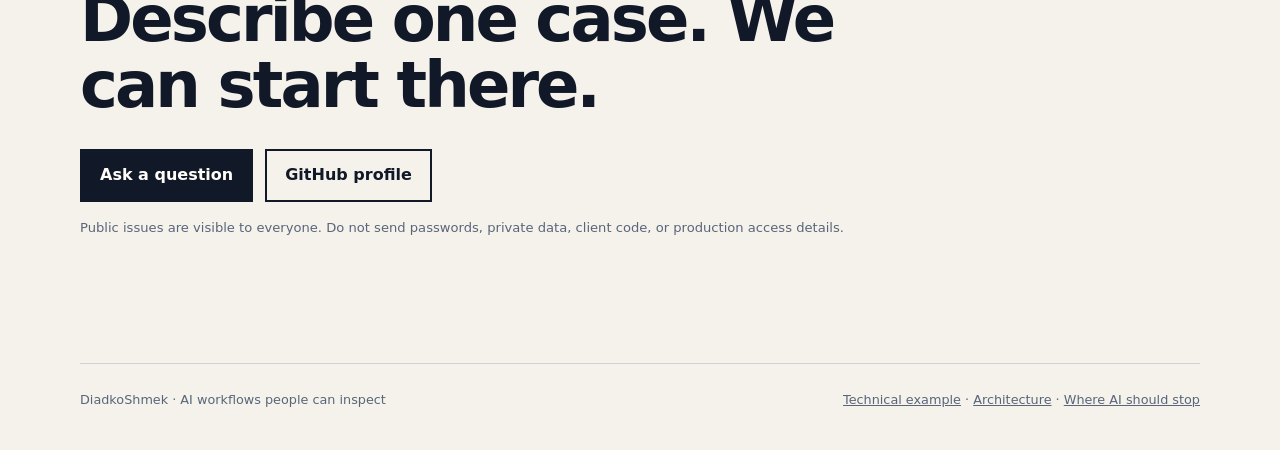
<file: docs/en.html>
<!doctype html>
<html lang="en">
<head>
  <meta charset="utf-8">
  <meta name="viewport" content="width=device-width, initial-scale=1">
  <meta name="description" content="Small, runnable examples of AI workflows that stop on incomplete evidence and leave consequential decisions with people.">
  <title>AI workflows people can inspect — DiadkoShmek</title>
  <link rel="canonical" href="https://diadkoshmek.github.io/evidence-gated-agent-workflows/en.html">
  <link rel="alternate" hreflang="uk" href="https://diadkoshmek.github.io/evidence-gated-agent-workflows/">
  <link rel="alternate" hreflang="en" href="https://diadkoshmek.github.io/evidence-gated-agent-workflows/en.html">
  <link rel="alternate" hreflang="x-default" href="https://diadkoshmek.github.io/evidence-gated-agent-workflows/en.html">
  <meta property="og:type" content="website">
  <meta property="og:site_name" content="DiadkoShmek · AI workflow notes">
  <meta property="og:title" content="AI workflows people can inspect — DiadkoShmek">
  <meta property="og:description" content="Small, runnable examples of AI workflows that stop on incomplete evidence and leave consequential decisions with people.">
  <meta property="og:url" content="https://diadkoshmek.github.io/evidence-gated-agent-workflows/en.html">
  <meta name="twitter:card" content="summary">
  <meta name="twitter:title" content="AI workflows people can inspect — DiadkoShmek">
  <meta name="twitter:description" content="Small, runnable examples of AI workflows that stop on incomplete evidence and leave consequential decisions with people.">
  <script type="application/ld+json">{"@context":"https://schema.org","@type":"WebPage","name":"AI workflows people can inspect","description":"Small, runnable examples of AI workflows that stop on incomplete evidence and leave consequential decisions with people.","url":"https://diadkoshmek.github.io/evidence-gated-agent-workflows/en.html","inLanguage":"en","author":{"@type":"Person","name":"DiadkoShmek"}}</script>
  <link rel="stylesheet" href="styles.css">
  <script src="proof-experience.js" defer></script>
  <script src="intake-experience.js" defer></script>
  <script src="operating-core-experience.js" defer></script>
</head>
<body>
  <header class="nav shell">
    <a class="mark" href="#top" aria-label="Home">DiadkoShmek<span>/AI</span></a>
    <nav aria-label="Primary navigation">
      <a href="#proof">Examples</a>
      <a href="architecture.html">How it works</a>
      <a class="language-link" href="index.html" lang="uk">Українська</a>
      <a class="nav-cta" href="https://github.com/DiadkoShmek/evidence-gated-agent-workflows/issues/new?template=client-inquiry.yml">Contact</a>
    </nav>
  </header>

  <main id="top">
    <section class="hero shell">
      <p class="eyebrow">AI workflows · code, examples, and clear limits</p>
      <h1>AI can get it wrong.<br><em>The next step should know.</em></h1>
      <p class="lede">Runnable AI workflow examples expose their inputs, reasons to continue or stop, and decisions that remain with a person. Source, tests and explicit limits are available for inspection.</p>
      <div class="actions">
        <a class="button primary" href="https://github.com/DiadkoShmek/evidence-gated-agent-workflows">Explore the code</a>
        <a class="button secondary" href="https://github.com/DiadkoShmek">GitHub profile</a>
      </div>
    </section>

    <section class="signal">
      <div class="shell signal-grid">
        <div><strong>7</strong><span>local examples</span></div>
        <div><strong>1</strong><span>command to run the tests</span></div>
        <div><strong>0</strong><span>external actions in the public proof</span></div>
        <div><strong>1</strong><span>human decision at the boundary</span></div>
      </div>
    </section>

    <section class="section shell decision-section" aria-labelledby="decision-title">
      <div class="decision-heading">
        <p class="eyebrow">Three useful questions</p>
        <h2 id="decision-title">What happens after the AI produces a result?</h2>
        <p>An answer can look convincing even when a source is missing or out of date. If a message or system change follows automatically, that mistake has a real effect.</p>
      </div>
      <div class="decision-grid">
        <article><span>01</span><h3>Where does it go?</h3><p>Into an email, a spreadsheet, another tool, or a person's review? The next step tells you what is at stake.</p></article>
        <article><span>02</span><h3>When should it stop?</h3><p>In the public examples, missing, stale, or conflicting information stops the handoff.</p></article>
        <article><span>03</span><h3>Who decides next?</h3><p>The test shows why it stopped. A person still reviews any consequential next action.</p></article>
      </div>
      <div class="decision-offer">
        <p>You can see this in the <a href="#proof">test examples</a>. If a similar mistake happens in your work, describe one case and we can begin by finding what needs checking.</p>
        <a class="button primary" href="https://github.com/DiadkoShmek/evidence-gated-agent-workflows/issues/new?template=client-inquiry.yml">Ask a question</a>
      </div>
    </section>

    <section class="section shell fit">
      <div>
        <p class="eyebrow">From example to real question</p>
        <h2>One failure is enough to begin.</h2>
      </div>
      <div class="fit-copy">
        <p>A sanitized description is enough: what enters the system, where the result goes, and which mistake causes the most trouble. The first conversation needs no credentials, private files, or production access.</p>
        <p>Then we can define a small check: a valid example passes, broken ones stop with a reason. Any real work needs its own scope and agreement.</p>
        <p>The public code uses synthetic data. It is not a client deployment and performs no external action.</p>
      </div>
    </section>

    <section id="deliverables" class="section shell">
      <p class="eyebrow">What is in the code</p>
      <h2>One handoff has three parts you can inspect.</h2>
      <div class="cards">
        <article>
          <span>01</span>
          <h3>Source and next step</h3>
          <p>What the program receives, where it sends a result, and who owns the decision.</p>
        </article>
        <article>
          <span>02</span>
          <h3>A clear stop</h3>
          <p>When information is missing, stale, or contradictory, the workflow does not pretend it succeeded.</p>
        </article>
        <article>
          <span>03</span>
          <h3>Tests and limits</h3>
          <p>Valid and broken cases, a reason for each result, and a plain account of what the tests do not prove.</p>
        </article>
      </div>
    </section>

    <section class="section shell progression" aria-labelledby="progression-title">
      <div class="progression-heading">
        <p class="eyebrow">Start with something concrete</p>
        <h2 id="progression-title">Understand one handoff first.</h2>
        <p>A small example shows where a workflow can go wrong. Only then is it useful to talk about a larger system.</p>
      </div>
      <ol class="progression-steps">
        <li>
          <span>01 · first question</span>
          <h3>One handoff</h3>
          <p>Can one handoff accept a valid example and clearly refuse the bad ones?</p>
        </li>
        <li>
          <span>02 · if the evidence calls for it</span>
          <h3>Nearby steps</h3>
          <p>The first result may show whether other transitions need attention.</p>
        </li>
        <li>
          <span>03 · if more work is useful</span>
          <h3>What remains</h3>
          <p>After that, we can describe the open questions. A description alone does not authorize changes to a working system.</p>
        </li>
      </ol>
    </section>

    <details class="advanced-disclosure shell" data-reading-level="technical-map">
      <summary><span>Technical detail</span><strong>Map the path from evidence to human review</strong></summary>
    <section id="operating-core" class="section core-section" aria-labelledby="core-title">
      <div class="core-heading"><p class="eyebrow">Operating Core Map</p><h2 id="core-title">See where the decision changes hands.</h2><p>This interactive map follows one example from input to evidence check, bounded work and human review. It is a way to inspect the idea, not a running client system.</p></div>
      <div class="core-layout">
        <div class="core-controls" role="group" aria-label="Operating core stages"><button class="core-control is-selected" type="button" data-core-stage="system-boundary" aria-pressed="true">01 · System boundary</button><button class="core-control" type="button" data-core-stage="evidence-decision" aria-pressed="false">02 · Evidence decision</button><button class="core-control" type="button" data-core-stage="bounded-lifecycle" aria-pressed="false">03 · Bounded lifecycle</button><button class="core-control" type="button" data-core-stage="human-authority" aria-pressed="false">04 · Human authority</button><button class="core-control" type="button" data-core-stage="receipt-handoff" aria-pressed="false">05 · Receipt / handoff</button></div>
        <article class="core-card" aria-live="polite" aria-atomic="true"><p class="trace-kicker">Checked-in control-surface map</p><h3 data-core-title>System boundary</h3><dl class="core-details"><div><dt>Stage</dt><dd data-core-stage-id>system-boundary</dd></div><div><dt>Public reference</dt><dd data-core-reference>Typed source-to-target boundary</dd></div><div><dt>For a real workflow</dt><dd data-core-buyer>Named source, target, owner, and schema</dd></div><div><dt>Not claimed</dt><dd data-core-limit>No client-system access or production.</dd></div><div><dt>Authority</dt><dd data-core-authority>none</dd></div><div><dt>External action authorized</dt><dd data-core-external>false</dd></div><div><dt>Production</dt><dd data-core-production>false</dd></div><div><dt>Provider observed</dt><dd data-core-provider>false</dd></div></dl></article>
      </div>
      <p class="core-boundary">Browser-local inspection of a checked-in map, not a runtime system, evidence, contract, deployment, provider observation, or permission. It has no network, storage, telemetry, clipboard, navigation, prefill, or submit APIs.</p>
    </section>
    </details>

    <section id="proof" class="section proof-section">
      <div class="shell proof-grid">
        <div>
          <p class="eyebrow">Public, runnable evidence</p>
          <h2>Run the examples and inspect the method.</h2>
          <p>The repository contains dependency-free references for evidence gates, bounded asynchronous polling, operator handoff, and explicit terminal failure states. One command runs this demo's test suite; it is not a safety guarantee for a future client adapter.</p>
          <pre><code>python3 run_proof.py</code></pre>
        </div>
        <aside>
          <p class="aside-label">What this proves</p>
          <ul>
            <li>Missing evidence does not become success.</li>
            <li>Retries and polling have hard bounds.</li>
            <li>Duplicate effects and ambiguous outcomes are held.</li>
            <li>Human approval remains explicit.</li>
          </ul>
          <p class="aside-label">What it does not prove</p>
          <p>Production deployment, client results, security certification, or access to your systems.</p>
        </aside>
      </div>
    </section>

    <section id="failure-traces" class="section shell trace-section" aria-labelledby="trace-title" data-signature-moment="evidence-switch">
      <div class="trace-heading">
        <p class="eyebrow">Try it yourself</p>
        <h2 id="trace-title">Change the evidence. See the decision.</h2>
        <p>Choose a test scenario. The example shows a decision and its reason without taking any external action.</p>
      </div>
      <div class="trace-layout">
        <div class="trace-controls" role="group" aria-label="Synthetic failure trace scenarios">
          <button class="trace-control is-selected" type="button" data-trace-scenario="clean" aria-pressed="true">Valid evidence</button>
          <button class="trace-control" type="button" data-trace-scenario="missing" aria-pressed="false">Missing evidence</button>
          <button class="trace-control" type="button" data-trace-scenario="stale" aria-pressed="false">Stale evidence</button>
          <button class="trace-control" type="button" data-trace-scenario="conflict" aria-pressed="false">Conflicting evidence</button>
          <button class="trace-control" type="button" data-trace-scenario="risk" aria-pressed="false">Risk-tagged handoff</button>
        </div>
        <article class="trace-card" aria-live="polite" aria-atomic="true">
          <p class="trace-kicker">Checked-in synthetic outcome</p>
          <h3 data-trace-title>Valid evidence</h3>
          <dl class="trace-details">
            <div><dt>Triage outcome</dt><dd data-trace-outcome>draft</dd></div>
            <div><dt>Named reason</dt><dd data-trace-reason>EVIDENCE_COMPLETE</dd></div>
            <div><dt>Fixture decision</dt><dd data-trace-decision>draft</dd></div>
            <div><dt>External action authorized</dt><dd data-trace-authorized>false</dd></div>
          </dl>
          <p class="trace-explanation" data-trace-explanation>Complete synthetic evidence can produce a draft; a human still decides any next action.</p>
        </article>
      </div>
      <p class="trace-boundary">Prepared test data, not an assessment of your system. This example runs only in this tab.</p>
      <details class="trace-method"><summary>Method and technical limits</summary><p class="trace-boundary">Illustrative browser-local replay of the separate checked-in <code>evidence-gate</code> fixtures. The current checked-in explorer source contains no network, storage, or telemetry APIs. It is not Python equivalence, EGOH parity, production safety, certification, client validity, or external authorization.</p></details>
    </section>

    <details class="advanced-disclosure shell" data-reading-level="planning-tool">
      <summary><span>Optional planning tool</span><strong>Break down one workflow before getting in touch</strong></summary>
    <section id="intake" class="section intake-section" aria-labelledby="intake-title">
      <div class="intake-heading"><p class="eyebrow">Local acceptance packet</p><h2 id="intake-title">Build a narrow review-only draft before a public inquiry.</h2><p>Choose controlled values only. The builder produces a browser-local planning draft, not evidence, a contract, an award, a payment, or authority for an external action.</p></div>
      <div class="intake-layout">
        <div class="intake-choices" aria-label="Acceptance packet options">
          <fieldset><legend>1 · Handoff type</legend><div class="choice-grid"><button class="intake-choice" type="button" data-intake-field="workflow" data-intake-value="agent-result-to-internal-tool" aria-pressed="false">Agent result → internal tool</button><button class="intake-choice" type="button" data-intake-field="workflow" data-intake-value="model-artifact-to-runtime" aria-pressed="false">Model artifact → runtime</button><button class="intake-choice" type="button" data-intake-field="workflow" data-intake-value="async-job-status" aria-pressed="false">Async job status</button><button class="intake-choice" type="button" data-intake-field="workflow" data-intake-value="data-receipt" aria-pressed="false">Data receipt</button></div></fieldset>
          <fieldset><legend>2 · Buyer-declared source category</legend><div class="choice-grid"><button class="intake-choice" type="button" data-intake-field="source" data-intake-value="buyer-declared-sanitized-sample-artifact" aria-pressed="false">Buyer-declared sanitized sample artifact</button><button class="intake-choice" type="button" data-intake-field="source" data-intake-value="source-interface-description-only" aria-pressed="false">Source interface description only</button></div></fieldset>
          <fieldset><legend>3 · Narrow target</legend><div class="choice-grid"><button class="intake-choice" type="button" data-intake-field="target" data-intake-value="one-internal-review-boundary" aria-pressed="false">One internal review boundary</button><button class="intake-choice" type="button" data-intake-field="target" data-intake-value="one-bounded-runtime-adapter" aria-pressed="false">One bounded runtime adapter</button></div></fieldset>
          <fieldset><legend>4 · Decision owner role</legend><div class="choice-grid"><button class="intake-choice" type="button" data-intake-field="decision_owner_role" data-intake-value="human-review-owner-to-be-named" aria-pressed="false">Human review owner — name during review</button><button class="intake-choice" type="button" data-intake-field="decision_owner_role" data-intake-value="team-operator-to-be-named" aria-pressed="false">Team operator — name during review</button></div></fieldset>
          <fieldset><legend>5 · Costly failure that must fail closed</legend><div class="choice-grid"><button class="intake-choice" type="button" data-intake-field="costly_failure" data-intake-value="missing-evidence" aria-pressed="false">Missing evidence</button><button class="intake-choice" type="button" data-intake-field="costly_failure" data-intake-value="stale-evidence" aria-pressed="false">Stale evidence</button><button class="intake-choice" type="button" data-intake-field="costly_failure" data-intake-value="malformed-artifact" aria-pressed="false">Malformed artifact</button><button class="intake-choice" type="button" data-intake-field="costly_failure" data-intake-value="contradictory-evidence" aria-pressed="false">Contradictory evidence</button></div></fieldset>
          <fieldset><legend>6 · What would show it works?</legend><div class="choice-grid"><button class="intake-choice" type="button" data-intake-field="five_day_evidence" data-intake-value="valid-fixture-plus-hostile-fail-closed" aria-pressed="false">A valid example passes; broken ones stop</button><button class="intake-choice" type="button" data-intake-field="five_day_evidence" data-intake-value="bounded-polling-terminal-state" aria-pressed="false">Waiting has a clear bound and terminal result</button><button class="intake-choice" type="button" data-intake-field="five_day_evidence" data-intake-value="decision-trace-known-limits" aria-pressed="false">The decision and its limits are visible</button></div></fieldset>
          <fieldset><legend>7 · Test environment</legend><div class="choice-grid"><button class="intake-choice" type="button" data-intake-field="test_environment" data-intake-value="sanitized-example-only" aria-pressed="false">Sanitized example only</button><button class="intake-choice" type="button" data-intake-field="test_environment" data-intake-value="sanitized-test-environment" aria-pressed="false">Sanitized test environment</button><button class="intake-choice" type="button" data-intake-field="test_environment" data-intake-value="discovery-before-artifact" aria-pressed="false">Discovery before any artifact</button></div></fieldset>
          <fieldset><legend>8 · Human action boundary</legend><div class="choice-grid"><button class="intake-choice" type="button" data-intake-field="human_action_boundary" data-intake-value="human-approval-required-before-any-next-action" aria-pressed="false">Human approval required before any next action</button><button class="intake-choice" type="button" data-intake-field="human_action_boundary" data-intake-value="manual-review-only" aria-pressed="false">Manual review only</button></div></fieldset>
          <fieldset><legend>9 · Public boundary declaration</legend><div class="choice-grid"><button class="intake-choice" type="button" data-intake-field="boundary_declaration" data-intake-value="buyer-declares-public-summary-only" aria-pressed="false">Buyer declares public summary only; full exclusions stay invariant</button></div></fieldset>
        </div>
        <article class="intake-card" aria-live="polite" aria-atomic="true"><p class="trace-kicker">Your browser-local output</p><h3>Review-only planning draft</h3><pre class="intake-packet" data-intake-packet>{
  "schema": "external-buyer-acceptance-packet-v1",
  "workflow": null,
  "source": null,
  "target": null,
  "decision_owner_role": null,
  "decision_owner_status": "must-be-named-during-human-review",
  "costly_failure": null,
  "measurable_five_day_evidence": null,
  "test_environment": null,
  "human_action_boundary": null,
  "boundary_declaration": null,
  "exclusions": "production-credentials-private-data-payment-account-changes-excluded",
  "output_status": "UNSENT · no buyer selections · local to this tab · not validated",
  "scope": "review-only",
  "draft_class": "unpopulated-planning-template",
  "completion_status": "incomplete",
  "authority": "none",
  "evidence": false,
  "contract": false,
  "award": false,
  "payment": false,
  "external_action": false,
  "external_action_authorized": false,
  "production": false,
  "production_activation": "excluded",
  "automatic_submit": false,
  "manual_route": "existing-github-issue-form"
}</pre><div class="issue-form-bridge" aria-label="Canonical Issue Form bridge"><p class="trace-kicker">Canonical Issue Form bridge</p><h4>Local check first, then a manual public summary.</h4><pre data-issue-form-bridge>{
  "state": "held-incomplete-local-draft",
  "authority": "none",
  "external_action_authorized": false
}</pre></div><button class="button reset" type="button" data-intake-reset>Reset to the first packet</button><p>After every controlled value is chosen, the bridge shows the engineering scaffold plus the buyer-declared acquisition-source choice for the canonical Issue Form. Review every public summary manually: this page does not enter, copy, or submit it. Then manually open the existing English public GitHub Issue Form. A public form cannot verify the absence of private data.</p><a class="button secondary" href="https://github.com/DiadkoShmek/evidence-gated-agent-workflows/issues/new?template=client-inquiry.yml">Manually open the existing English public GitHub Issue Form</a></article>
      </div>
      <p class="intake-boundary">Do not enter here or add to a public issue any secrets, credentials, private code, customer/personal data, private URLs, or production access details. The current builder has controlled fields and no network, storage, telemetry, or automatic-submit APIs.</p>
    </section>
    </details>

    <section class="section shell fit">
      <div>
        <p class="eyebrow">Where this helps</p>
        <h2>When an AI answer becomes someone's action.</h2>
      </div>
      <div class="fit-copy">
        <p>For example, a program passes a result to another tool, waits for a service, or decides whether its sources are enough for a conclusion.</p>
        <p>If we cannot make an honest check, that is also a result: name what is missing instead of calling an unknown outcome a success.</p>
      </div>
    </section>

    <section class="closing shell">
      <p class="eyebrow">Have a question or a similar problem?</p>
      <h2>Describe one case. We can start there.</h2>
      <div class="actions"><a class="button primary" href="https://github.com/DiadkoShmek/evidence-gated-agent-workflows/issues/new?template=client-inquiry.yml">Ask a question</a><a class="button secondary" href="https://github.com/DiadkoShmek">GitHub profile</a></div>
      <p class="micro">Public issues are visible to everyone. Do not send passwords, private data, client code, or production access details.</p>
    </section>
  </main>

  <footer class="shell">
    <span>DiadkoShmek · AI workflows people can inspect</span>
    <span><a href="case-study.html">Technical example</a> · <a href="architecture.html">Architecture</a> · <a href="ai-systems-sprint.html">Where AI should stop</a></span>
  </footer>
</body>
</html>
</file>
<file: docs/styles.css>
:root {
  --ink: #111827;
  --muted: #596579;
  --paper: #f5f2eb;
  --white: #fffdf8;
  --acid: #b9ff31;
  --line: #ccd2da;
  --blue: #2349d8;
}

* { box-sizing: border-box; }
html { scroll-behavior: smooth; }
body {
  margin: 0;
  color: var(--ink);
  background: var(--paper);
  font-family: Inter, ui-sans-serif, system-ui, -apple-system, BlinkMacSystemFont, "Segoe UI", sans-serif;
  line-height: 1.55;
}
a { color: inherit; }
.shell { width: min(1120px, calc(100% - 40px)); margin-inline: auto; }
.nav { min-height: 76px; display: flex; align-items: center; justify-content: space-between; gap: 24px; }
.mark { font-weight: 800; letter-spacing: -.04em; text-decoration: none; font-size: 1.15rem; }
.mark span { color: var(--blue); }
nav { display: flex; align-items: center; gap: 24px; font-size: .9rem; font-weight: 600; }
nav a { text-decoration: none; }
.language-link { color: var(--blue); text-decoration: underline; text-underline-offset: 3px; }
.nav-cta { border-bottom: 3px solid var(--blue); }

.hero { padding: 76px 0 76px; max-width: 900px; }
.eyebrow { color: var(--blue); font-size: .78rem; font-weight: 750; letter-spacing: .1em; text-transform: uppercase; }
h1, h2, h3 { line-height: 1.03; letter-spacing: -.045em; margin: 0; }
h1 { font-size: clamp(3rem, 6vw, 5.2rem); line-height: 1.08; max-width: 900px; }
h1 em { font-style: normal; color: var(--blue); }
h2 { font-size: clamp(2.1rem, 5vw, 4.25rem); max-width: 840px; }
h3 { font-size: 1.5rem; }
.lede { max-width: 760px; color: var(--muted); font-size: clamp(1.08rem, 1.8vw, 1.28rem); margin: 28px 0; }
.actions { display: flex; flex-wrap: wrap; gap: 12px; }
.button { display: inline-block; padding: 12px 18px; border: 2px solid var(--ink); font-weight: 700; text-decoration: none; }
.primary { background: var(--ink); color: var(--white); }
.primary:hover, .primary:focus { background: var(--blue); border-color: var(--blue); }
.secondary { background: transparent; }
.micro { color: var(--muted); font-size: .82rem; margin-top: 16px; }

.signal { background: var(--ink); color: var(--white); }
.signal-grid { display: grid; grid-template-columns: repeat(4, 1fr); }
.signal-grid div { padding: 28px 22px; border-right: 1px solid #374151; }
.signal-grid div:last-child { border: 0; }
.signal strong { display: block; color: var(--acid); font-size: 2rem; }
.signal span { color: #c7ced8; font-size: .83rem; }

.section { padding-block: 110px; }
.decision-section { border-bottom: 1px solid var(--line); }
.decision-heading > p:last-child { color: var(--muted); font-size: 1.08rem; max-width: 820px; }
.decision-grid { display: grid; grid-template-columns: repeat(3, 1fr); gap: 16px; margin-top: 44px; }
.decision-grid article { background: var(--white); border: 1px solid var(--line); padding: 28px; }
.decision-grid span { color: var(--blue); font-size: .73rem; font-weight: 900; letter-spacing: .11em; text-transform: uppercase; }
.decision-grid h3 { margin: 34px 0 12px; }
.decision-grid p { color: var(--muted); margin: 0; }
.decision-offer { align-items: center; background: var(--acid); display: flex; gap: 32px; justify-content: space-between; margin-top: 16px; padding: 24px 28px; }
.decision-offer p { margin: 0; max-width: 780px; }
.decision-offer .button { flex: 0 0 auto; }
.cards { display: grid; grid-template-columns: repeat(3, 1fr); gap: 16px; margin-top: 52px; }
.cards article { min-height: 270px; background: var(--white); border: 1px solid var(--line); padding: 28px; }
.cards article > span { color: var(--blue); font-weight: 900; }
.cards h3 { margin-top: 58px; }
.cards p, .proof-section p, .fit-copy { color: var(--muted); }

.progression { border-top: 1px solid var(--line); }
.progression-heading > p:last-child { color: var(--muted); font-size: 1.08rem; max-width: 760px; }
.progression-steps { display: grid; grid-template-columns: repeat(3, 1fr); gap: 16px; list-style: none; margin: 52px 0 0; padding: 0; }
.progression-steps li { background: var(--white); border-top: 4px solid var(--blue); padding: 28px; }
.progression-steps span { color: var(--blue); font-size: .73rem; font-weight: 900; letter-spacing: .11em; text-transform: uppercase; }
.progression-steps h3 { margin: 46px 0 14px; }
.progression-steps p { color: var(--muted); margin: 0; }

.core-section { border-top: 1px solid var(--line); }
.core-heading > p:last-child { color: var(--muted); font-size: 1.08rem; max-width: 780px; }
.core-layout { display: grid; grid-template-columns: .8fr 1.2fr; gap: 24px; margin-top: 44px; }
.core-controls { display: grid; align-content: start; gap: 8px; }
.core-control { appearance: none; width: 100%; background: transparent; border: 1px solid var(--line); color: var(--ink); cursor: pointer; font: inherit; font-weight: 800; padding: 14px 16px; text-align: left; }
.core-control:hover, .core-control:focus-visible { border-color: var(--blue); outline: 3px solid color-mix(in srgb, var(--blue) 20%, transparent); outline-offset: 2px; }
.core-control.is-selected { background: var(--ink); border-color: var(--ink); color: var(--white); }
.core-card { background: var(--white); border: 1px solid var(--line); padding: 28px; }
.core-card h3 { font-size: clamp(1.9rem, 4vw, 2.8rem); margin: 8px 0 28px; }
.core-details { display: grid; grid-template-columns: repeat(2, minmax(0, 1fr)); gap: 18px; margin: 0; }
.core-details div { border-top: 1px solid var(--line); padding-top: 10px; }
.core-details dt { color: var(--blue); font-size: .73rem; font-weight: 900; letter-spacing: .11em; text-transform: uppercase; }
.core-details dd { font-weight: 800; margin: 4px 0 0; overflow-wrap: anywhere; }
.core-boundary { border-left: 4px solid var(--blue); color: var(--muted); font-size: .88rem; margin: 24px 0 0; max-width: 890px; padding-left: 14px; }

.proof-section { background: var(--blue); color: white; }
.proof-grid { display: grid; grid-template-columns: 1.4fr .8fr; gap: 72px; align-items: start; }
.proof-section .eyebrow { color: var(--acid); }
.proof-section p { color: #dce4ff; max-width: 680px; }
pre { padding: 18px 20px; background: #122b83; color: var(--acid); overflow-x: auto; border-left: 4px solid var(--acid); }
aside { background: white; color: var(--ink); padding: 30px; }
aside p { color: var(--muted) !important; }
.aside-label { color: var(--ink) !important; font-weight: 900; text-transform: uppercase; font-size: .76rem; letter-spacing: .1em; }
aside li { margin: 10px 0; }

.trace-section { border-top: 1px solid var(--line); }
.trace-heading > p:last-child { color: var(--muted); font-size: 1.08rem; max-width: 700px; }
.trace-layout { display: grid; grid-template-columns: .8fr 1.2fr; gap: 24px; margin-top: 44px; }
.trace-controls { display: grid; align-content: start; gap: 8px; }
.trace-control { appearance: none; width: 100%; background: transparent; border: 1px solid var(--line); color: var(--ink); cursor: pointer; font: inherit; font-weight: 800; padding: 14px 16px; text-align: left; }
.trace-control:hover, .trace-control:focus-visible { border-color: var(--blue); outline: 3px solid color-mix(in srgb, var(--blue) 20%, transparent); outline-offset: 2px; }
.trace-control.is-selected { background: var(--ink); border-color: var(--ink); color: var(--white); }
.trace-card { background: var(--white); border: 1px solid var(--line); padding: 28px; }
.trace-card h3 { font-size: clamp(1.9rem, 4vw, 2.8rem); margin: 8px 0 28px; }
.trace-kicker, .trace-details dt { color: var(--blue); font-size: .73rem; font-weight: 900; letter-spacing: .11em; margin: 0; text-transform: uppercase; }
.trace-details { display: grid; grid-template-columns: repeat(2, minmax(0, 1fr)); gap: 18px; margin: 0; }
.trace-details div { border-top: 1px solid var(--line); padding-top: 10px; }
.trace-details dd { font-weight: 800; margin: 4px 0 0; overflow-wrap: anywhere; }
.trace-explanation { color: var(--muted); margin: 28px 0 0; }
.trace-boundary { border-left: 4px solid var(--blue); color: var(--muted); font-size: .88rem; margin: 24px 0 0; max-width: 830px; padding-left: 14px; }

.intake-section { border-top: 1px solid var(--line); }
.intake-heading > p:last-child { color: var(--muted); font-size: 1.08rem; max-width: 760px; }
.intake-layout { display: grid; grid-template-columns: 1.1fr .9fr; gap: 24px; margin-top: 44px; }
.intake-choices { display: grid; gap: 18px; }
.intake-choices fieldset { border: 0; border-top: 1px solid var(--line); margin: 0; padding: 14px 0 0; }
.intake-choices legend { color: var(--blue); font-size: .73rem; font-weight: 900; letter-spacing: .11em; padding: 0; text-transform: uppercase; }
.choice-grid { display: grid; gap: 8px; margin-top: 12px; }
.intake-choice { appearance: none; background: var(--white); border: 1px solid var(--line); color: var(--ink); cursor: pointer; font: inherit; font-weight: 750; padding: 12px 14px; text-align: left; }
.intake-choice:hover, .intake-choice:focus-visible { border-color: var(--blue); outline: 3px solid color-mix(in srgb, var(--blue) 20%, transparent); outline-offset: 2px; }
.intake-choice.is-selected { background: var(--ink); border-color: var(--ink); color: var(--white); }
.intake-card { align-self: start; background: var(--white); border: 1px solid var(--line); padding: 28px; }
.intake-card h3 { font-size: clamp(1.8rem, 3.6vw, 2.6rem); margin: 8px 0 20px; }
.intake-card > p:not(.trace-kicker) { color: var(--muted); }
.intake-packet, .issue-form-bridge pre { background: var(--ink); border-left: 4px solid var(--acid); color: var(--white); font-size: .76rem; line-height: 1.45; margin: 0; white-space: pre-wrap; }
.issue-form-bridge { border-top: 1px solid var(--line); margin-top: 24px; padding-top: 20px; }
.issue-form-bridge h4 { font-size: 1rem; margin: 8px 0 14px; }
.intake-card .button { margin-top: 6px; }
.intake-card .reset { background: transparent; color: var(--blue); font-size: .8rem; padding: 9px 12px; }
.intake-boundary { border-left: 4px solid var(--blue); color: var(--muted); font-size: .88rem; margin: 24px 0 0; max-width: 890px; padding-left: 14px; }

.fit { display: grid; grid-template-columns: 1fr 1fr; gap: 64px; align-items: start; }
.fit-copy { font-size: 1.1rem; }
.article-hero { max-width: 900px; padding: 82px 0 56px; }
.article-hero h1 { font-size: clamp(3rem, 7.5vw, 6.4rem); }
.article-hero .lede { max-width: 820px; }
.article-shell { max-width: 820px; padding-bottom: 110px; }
.article-shell section { border-top: 1px solid var(--line); padding: 64px 0; }
.article-shell h2 { font-size: clamp(2rem, 4.5vw, 3.6rem); }
.article-shell h3 { margin: 34px 0 10px; }
.article-shell p, .article-shell li { color: var(--muted); font-size: 1.06rem; }
.article-shell li { margin: 10px 0; }
.article-shell pre { margin: 28px 0; }
.article-callout { background: var(--white); border-left: 5px solid var(--blue); margin: 28px 0; padding: 22px 26px; }
.article-callout p { margin: 0; }
.article-decision { background: var(--ink); color: var(--white); padding: 30px; }
.article-decision dt { color: var(--acid); font-size: .74rem; font-weight: 900; letter-spacing: .1em; text-transform: uppercase; }
.article-decision dd { margin: 4px 0 18px; overflow-wrap: anywhere; }
.article-cta { background: var(--acid); padding: 32px; }
.article-cta p { color: var(--ink); }
.closing { border-top: 1px solid var(--line); padding: 96px 0 112px; }
.closing h2 { margin-bottom: 30px; }
.advanced-disclosure { border: 1px solid var(--line); margin-block: 28px; padding: 22px; }
.advanced-disclosure > summary { cursor: pointer; overflow-wrap: anywhere; }
.advanced-disclosure > summary span { color: var(--blue); font-size: .76rem; font-weight: 800; letter-spacing: .06em; margin-right: 12px; }
.advanced-disclosure > summary strong { font-size: 1.1rem; }
.advanced-disclosure > summary:focus-visible, .trace-method > summary:focus-visible { outline: 3px solid var(--blue); outline-offset: 8px; }
.advanced-disclosure > .section { padding-block: 36px 12px; }
.trace-method { color: var(--muted); font-size: .88rem; margin-top: 16px; }
.trace-method > summary { cursor: pointer; font-weight: 700; }
footer { border-top: 1px solid var(--line); padding: 26px 0 40px; display: flex; justify-content: space-between; gap: 16px; color: var(--muted); font-size: .8rem; }

@media (max-width: 760px) {
  .shell { width: min(100% - 28px, 1120px); }
  nav { gap: 12px; }
  nav > a:not(.nav-cta):not(.language-link) { display: none; }
  .nav-cta { font-size: .76rem; }
  .hero { padding: 48px 0 56px; }
  .hero h1 { font-size: clamp(2.65rem, 11.5vw, 3.5rem); }
  .signal-grid { grid-template-columns: 1fr 1fr; }
  .signal-grid div:nth-child(2) { border-right: 0; }
  .signal-grid div:nth-child(-n+2) { border-bottom: 1px solid #374151; }
  .cards, .decision-grid, .proof-grid, .fit, .trace-layout, .core-layout, .intake-layout, .progression-steps { grid-template-columns: minmax(0, 1fr); }
  .intake-choices, .intake-choices fieldset, .choice-grid { min-width: 0; }
  .intake-choice { min-width: 0; overflow-wrap: anywhere; }
  .decision-offer { align-items: flex-start; flex-direction: column; }
  .trace-details, .core-details { grid-template-columns: 1fr; }
  .section { padding-block: 74px; }
  .cards article { min-height: 0; padding: 22px; }
  .cards h3 { margin-top: 22px; }
  .decision-grid h3 { margin-top: 20px; }
  .progression-steps h3 { margin-top: 24px; }
  footer { flex-direction: column; }
}

@media (prefers-reduced-motion: reduce) {
  html { scroll-behavior: auto; }
}
</file>
